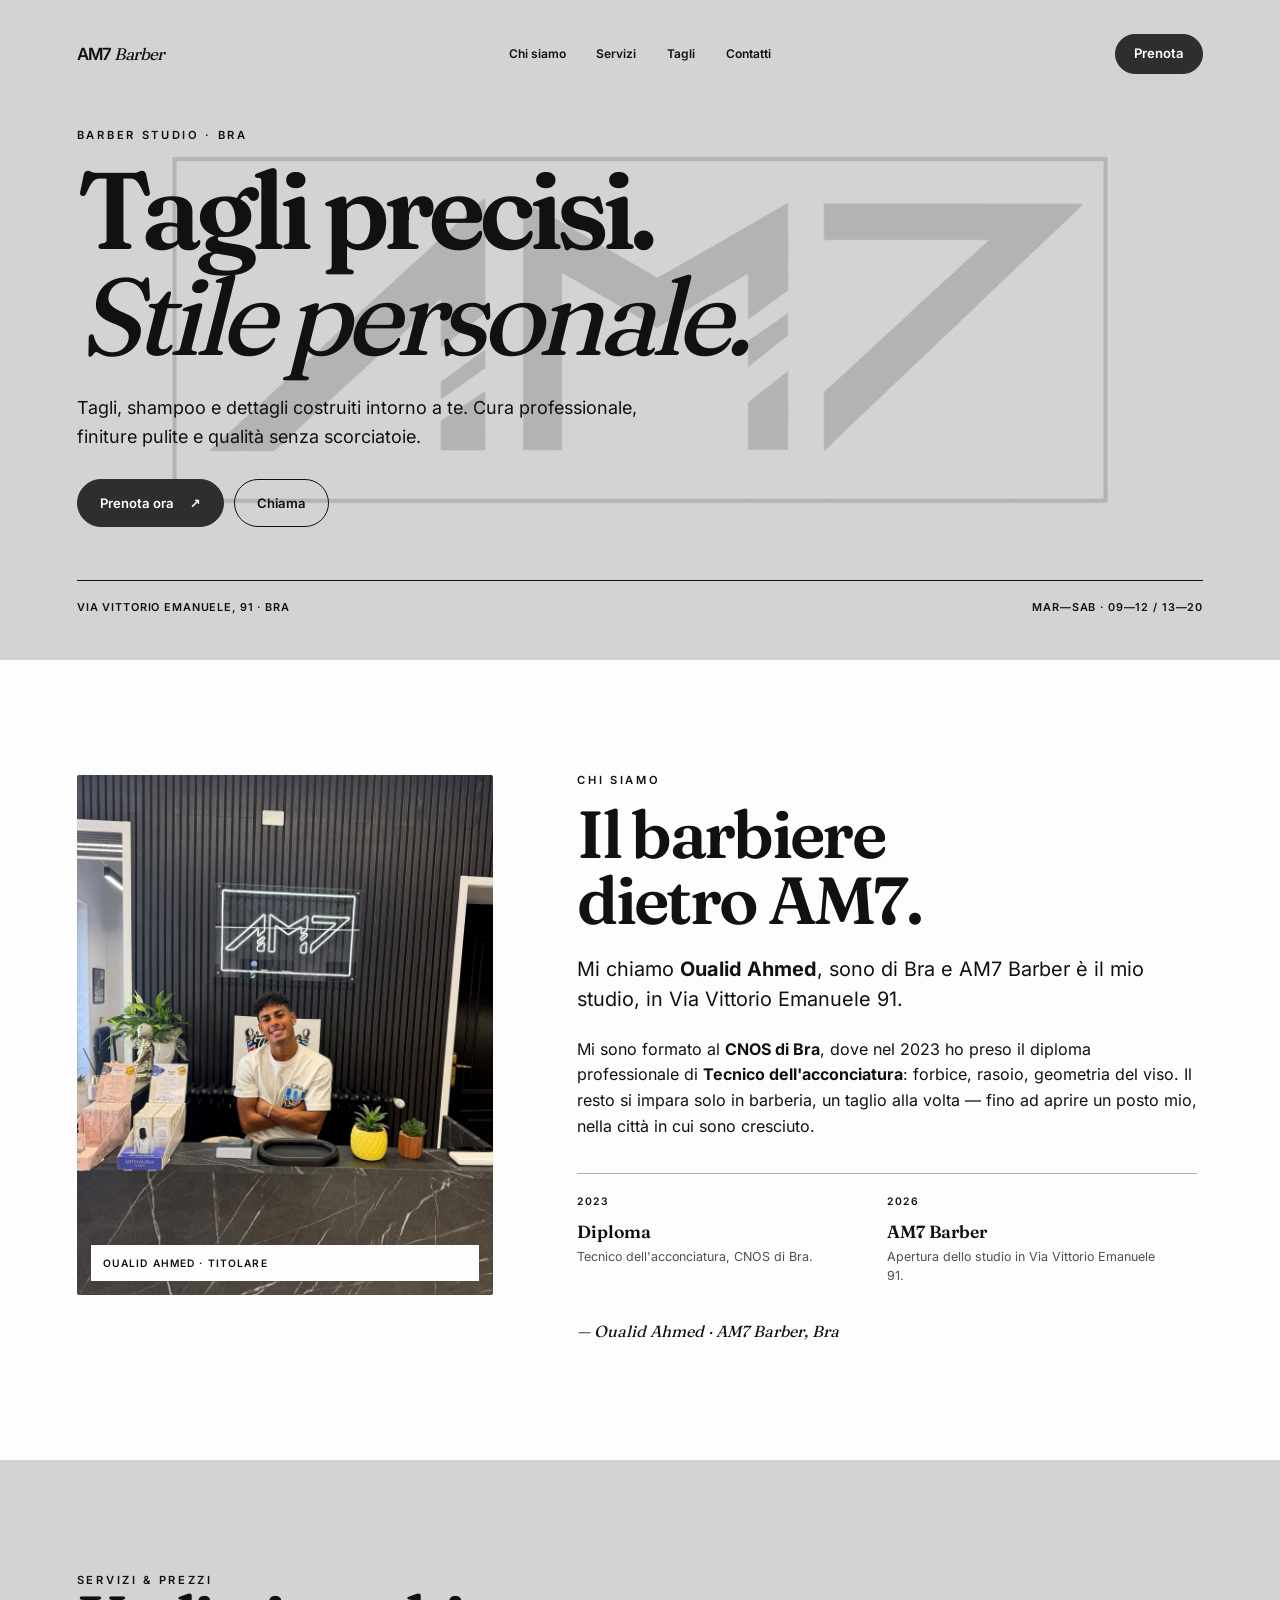
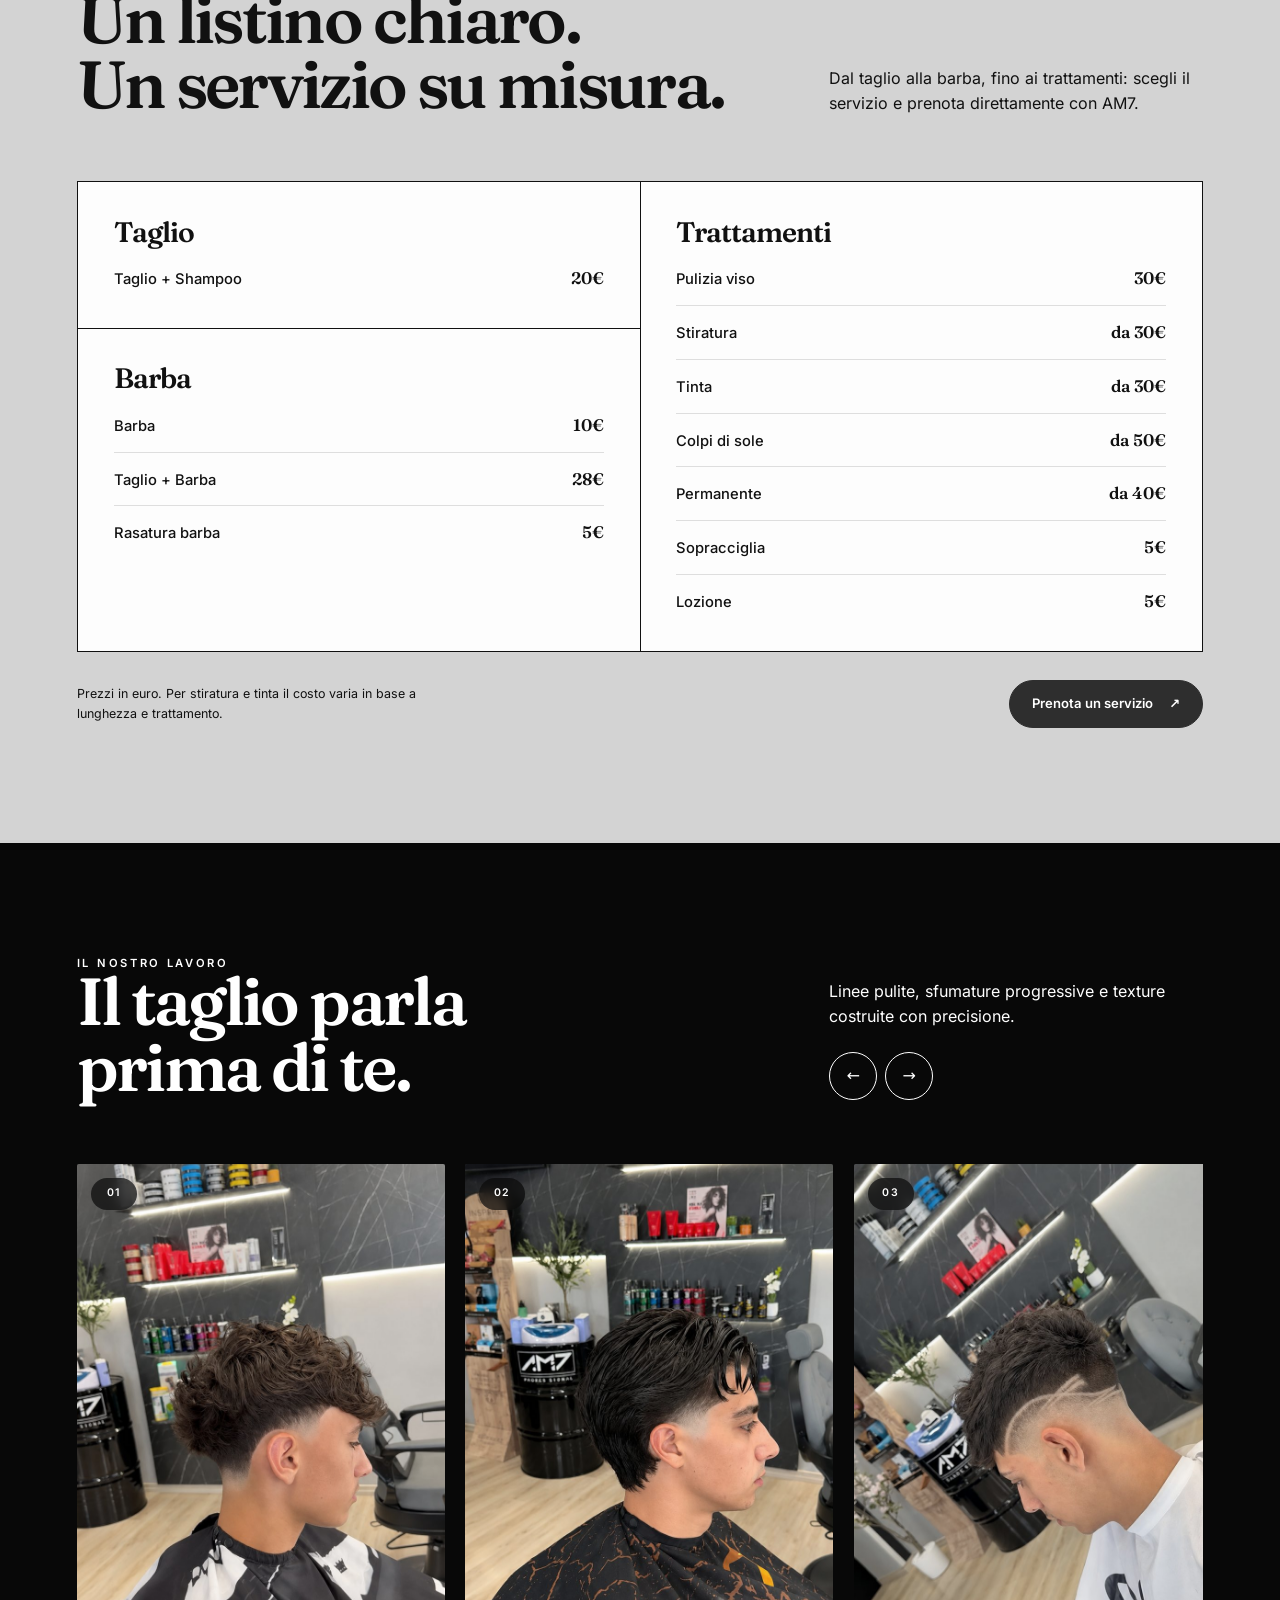
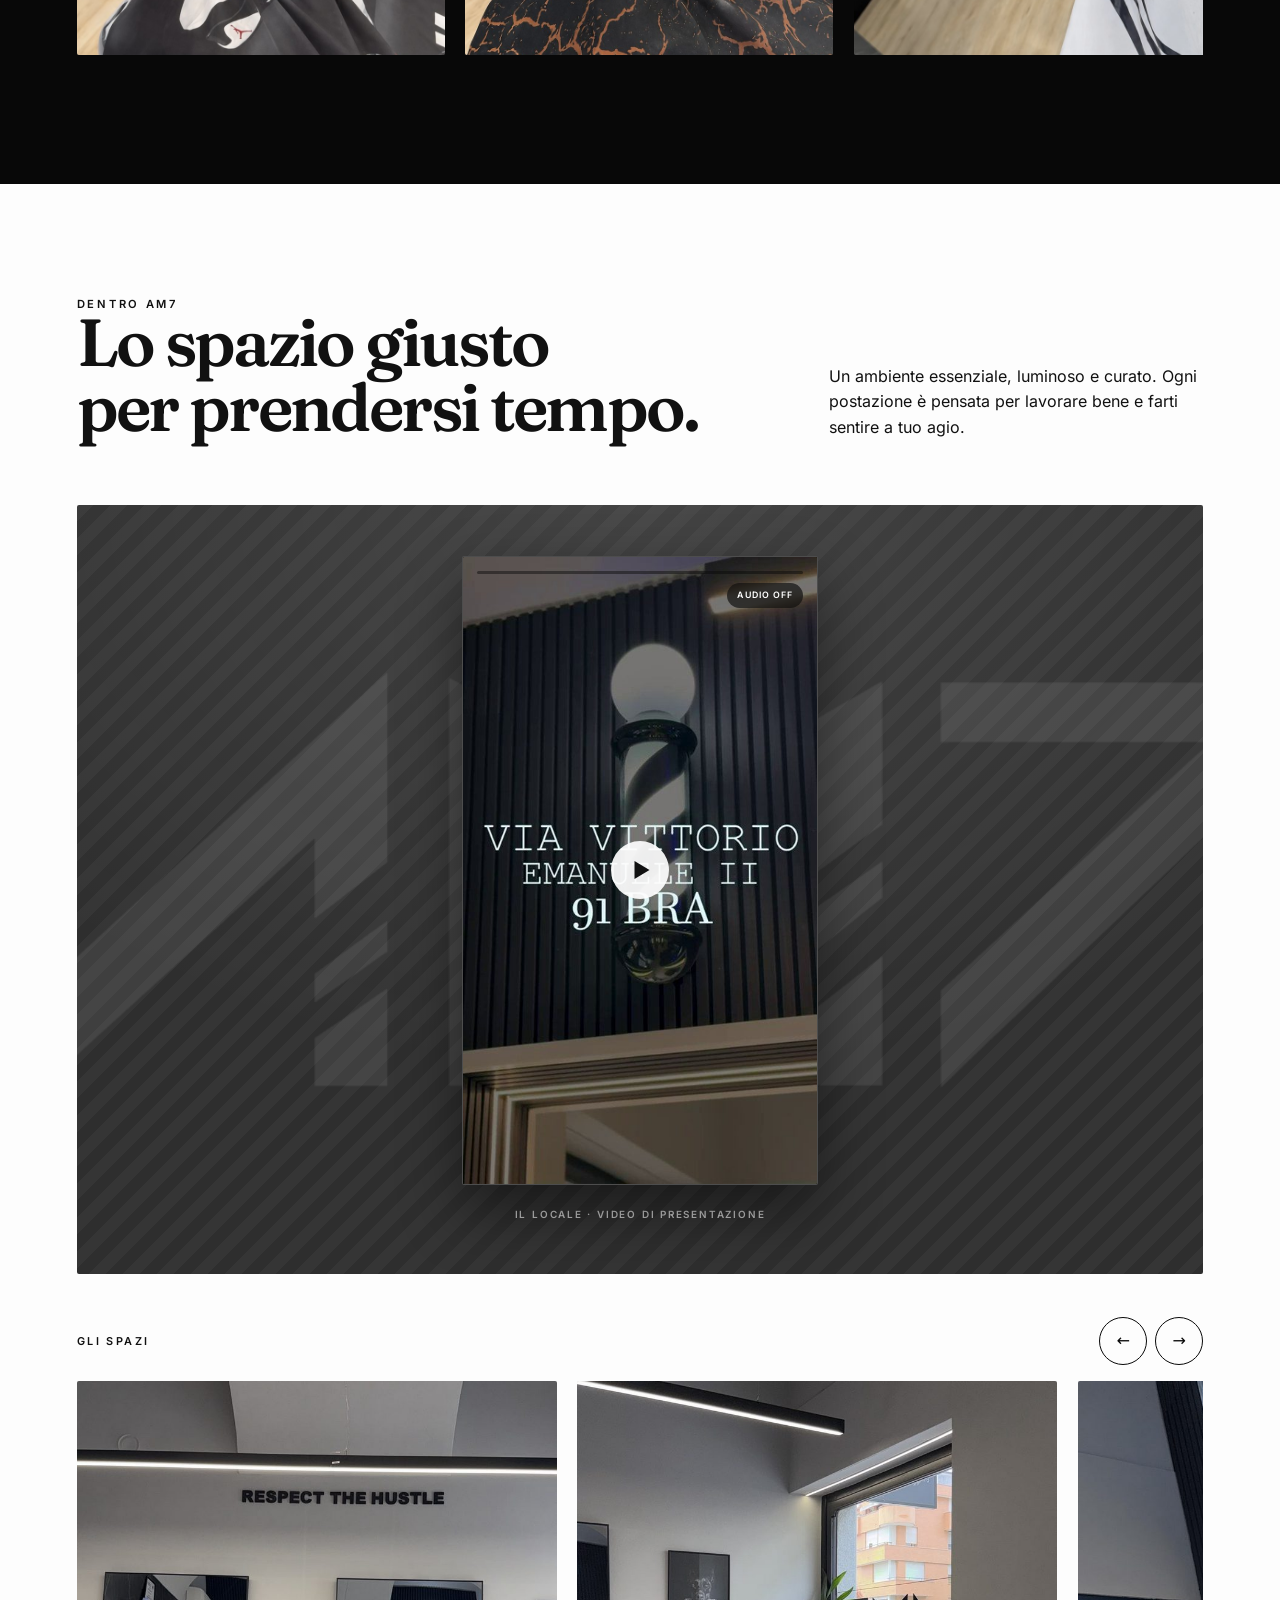
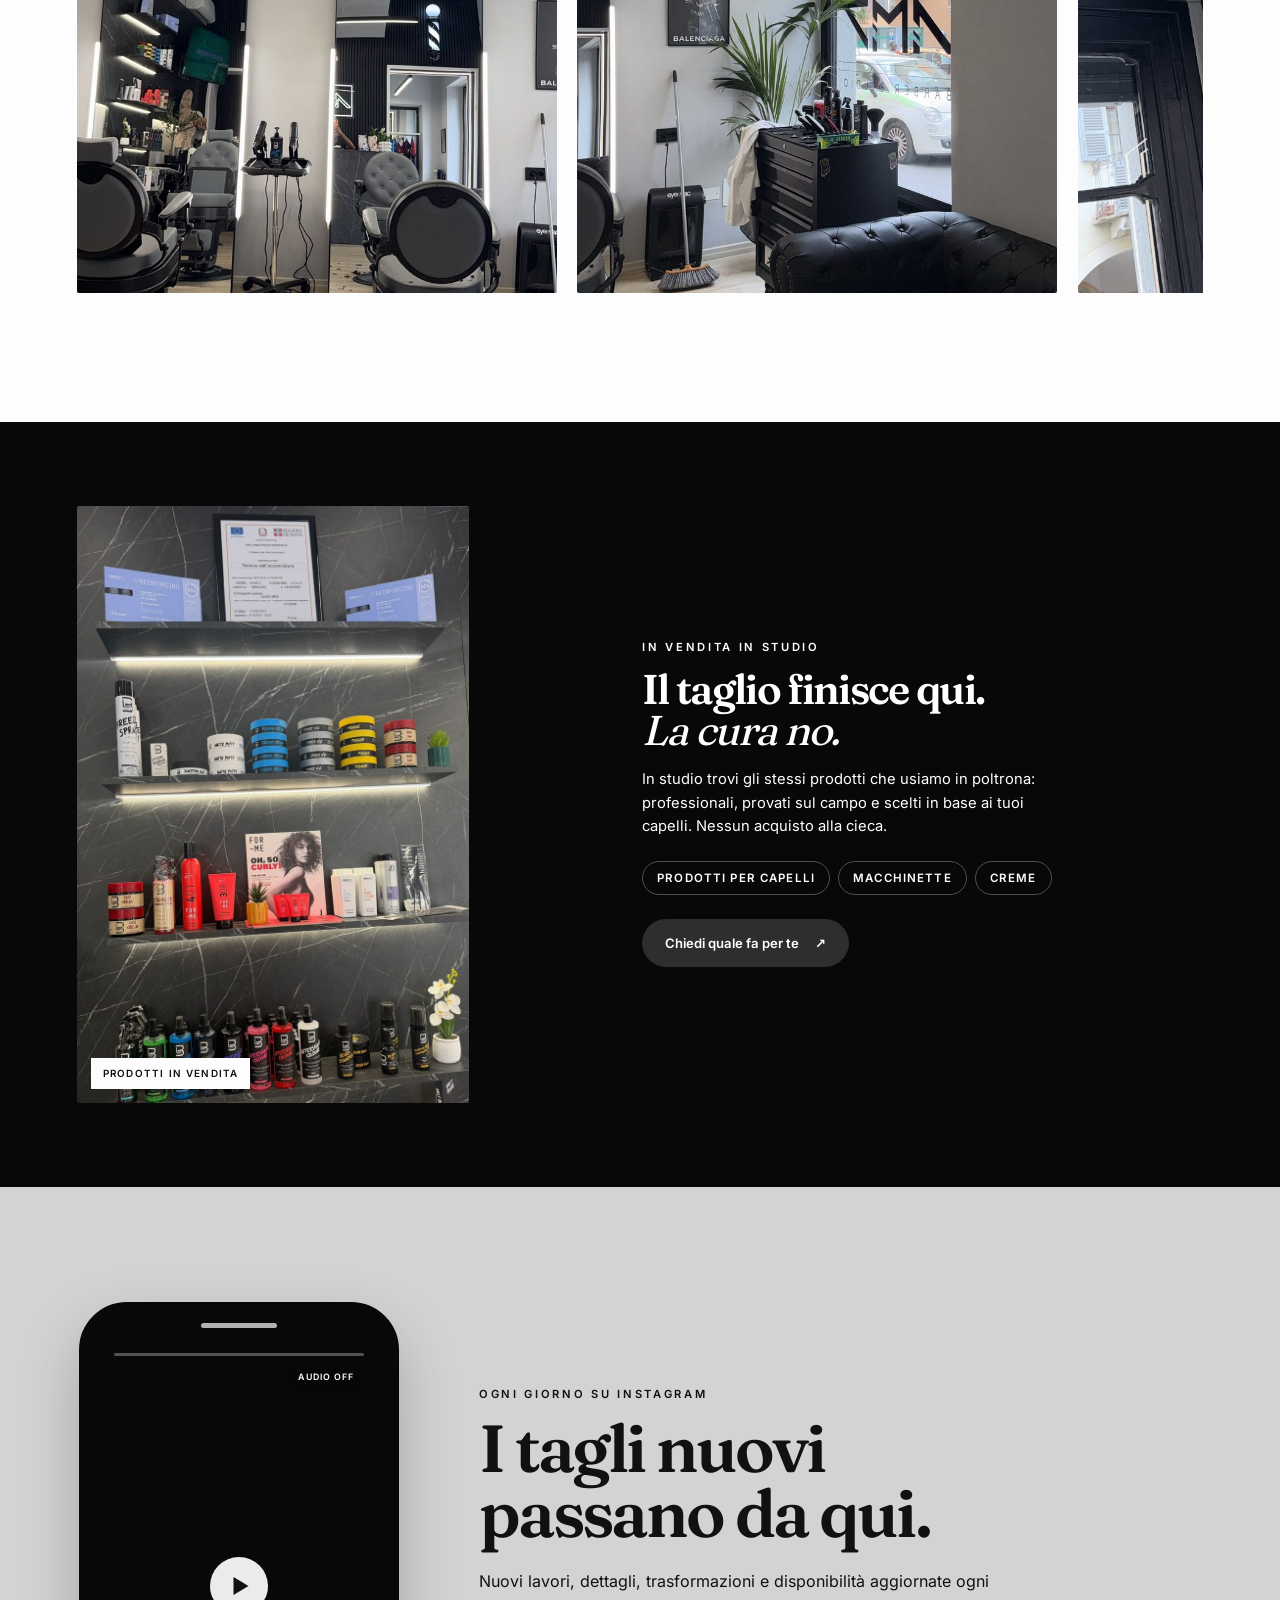
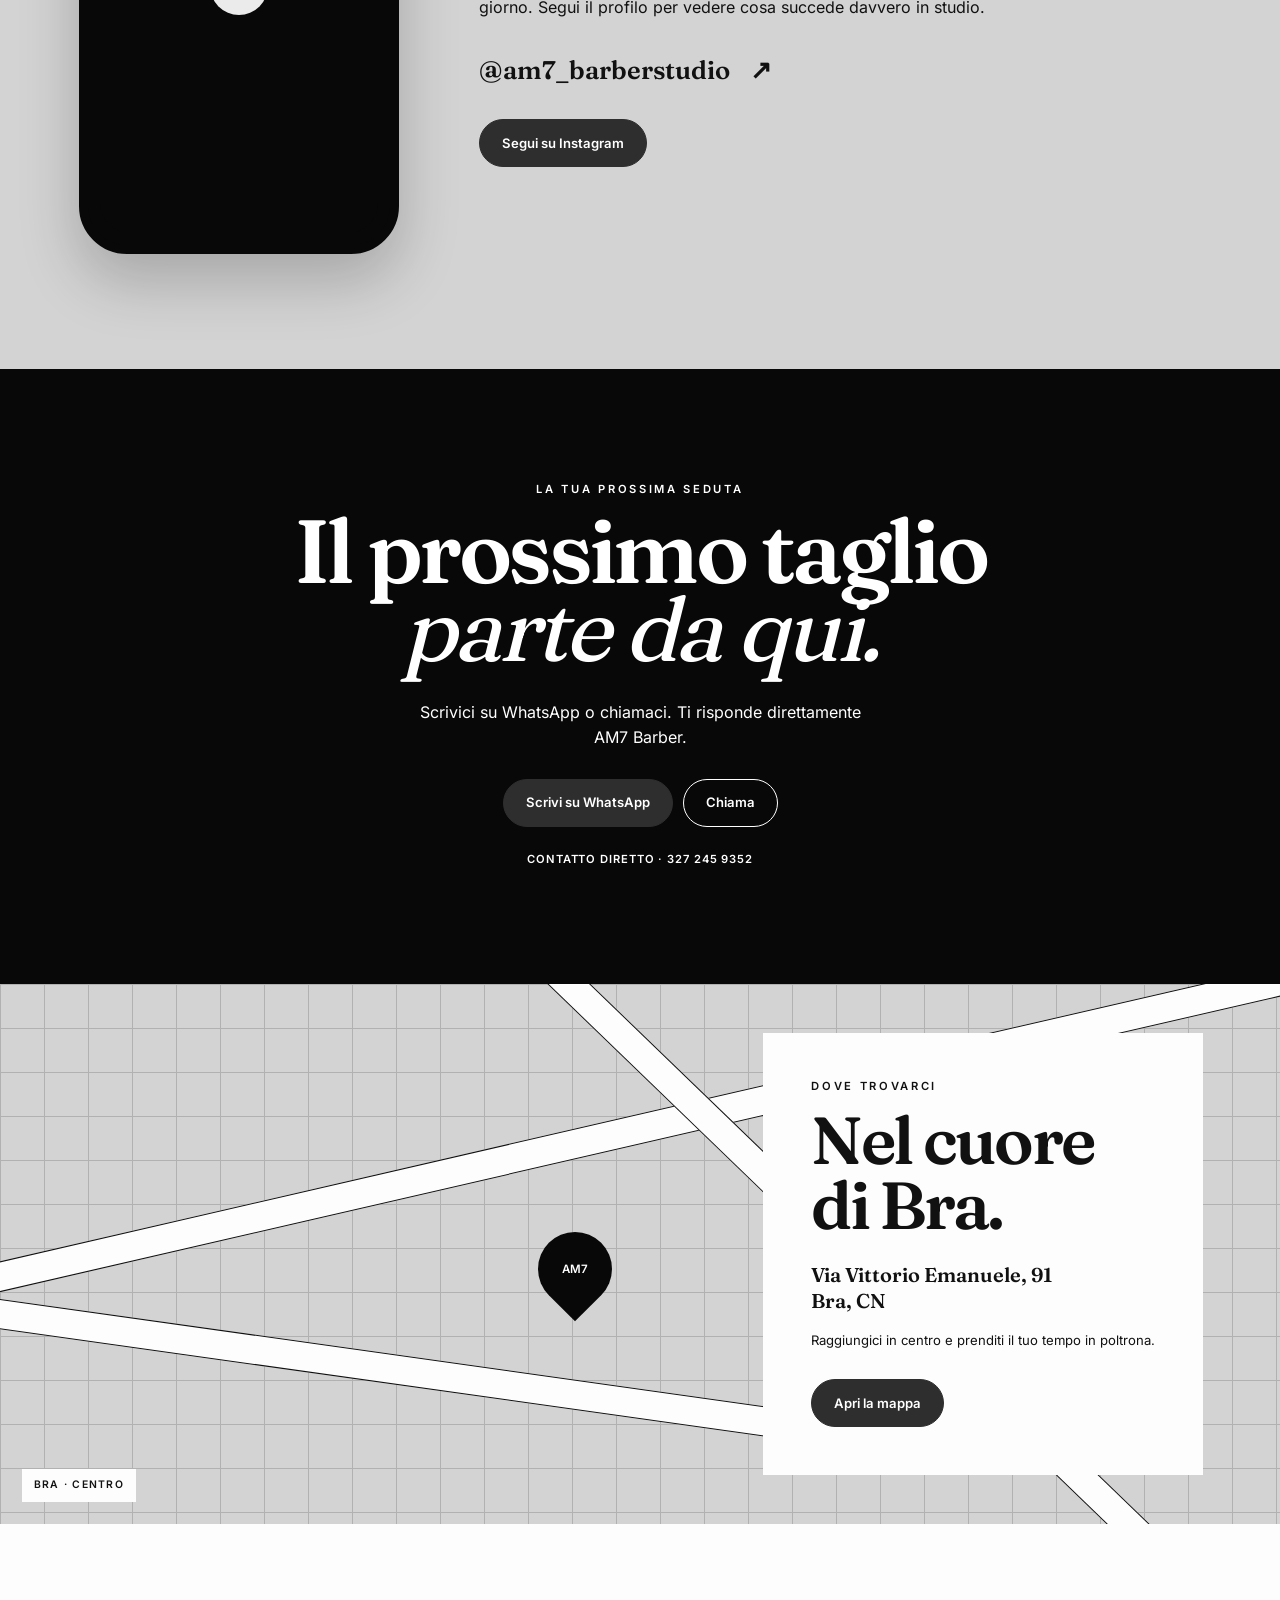
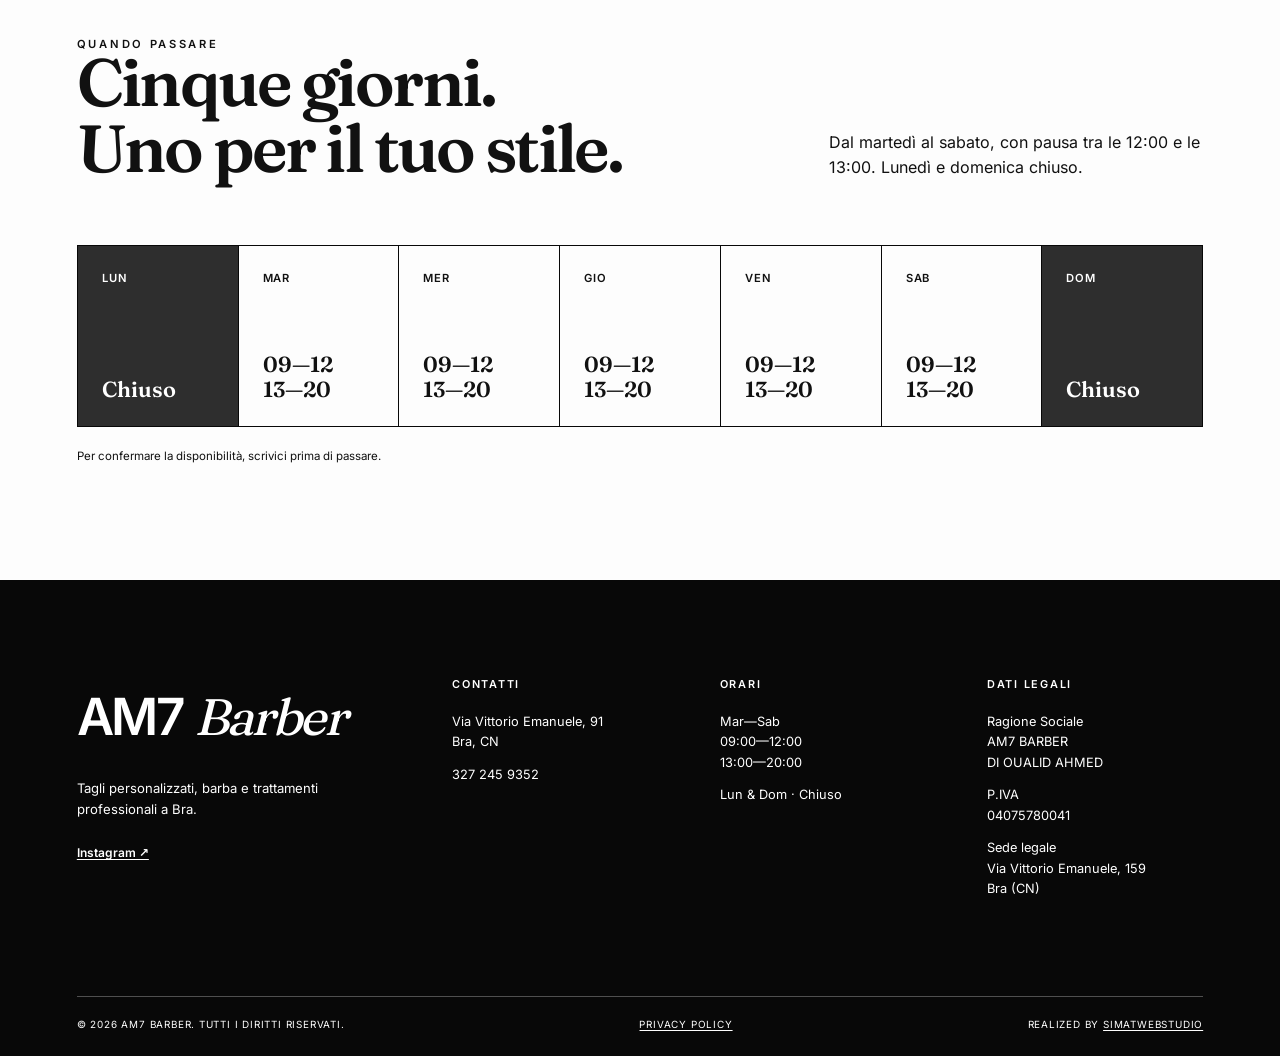
<file: index.html>
<!DOCTYPE html>
<html lang="it">
<head>
  <meta charset="UTF-8">
  <meta name="viewport" content="width=device-width, initial-scale=1.0">
  <meta name="description" content="AM7 Barber a Bra: tagli personalizzati, barba, shampoo e trattamenti professionali in Via Vittorio Emanuele 91.">
  <meta name="theme-color" content="#080808">
  <title>AM7 Barber · Barberia a Bra</title>

  <!-- Indicizzazione e URL canonico -->
  <meta name="robots" content="index, follow, max-image-preview:large">
  <link rel="canonical" href="https://am7barberstudio.it/">

  <!-- Open Graph -->
  <meta property="og:type" content="website">
  <meta property="og:locale" content="it_IT">
  <meta property="og:site_name" content="AM7 Barber">
  <meta property="og:title" content="AM7 Barber · Barberia a Bra">
  <meta property="og:description" content="Tagli, barba, shampoo e trattamenti professionali a Bra, in Via Vittorio Emanuele 91. Prenota su WhatsApp o al 327 245 9352.">
  <meta property="og:url" content="https://am7barberstudio.it/">
  <meta property="og:image" content="https://am7barberstudio.it/assets/social-cover.jpg">
  <meta property="og:image:width" content="1200">
  <meta property="og:image:height" content="630">
  <meta property="og:image:alt" content="Marchio AM7 Barber">

  <!-- Twitter card -->
  <meta name="twitter:card" content="summary_large_image">
  <meta name="twitter:title" content="AM7 Barber · Barberia a Bra">
  <meta name="twitter:description" content="Tagli, barba, shampoo e trattamenti professionali a Bra, in Via Vittorio Emanuele 91. Prenota su WhatsApp o al 327 245 9352.">
  <meta name="twitter:image" content="https://am7barberstudio.it/assets/social-cover.jpg">
  <meta name="twitter:image:alt" content="Marchio AM7 Barber">

  <!-- Icone e manifest -->
  <link rel="icon" href="favicon.ico" sizes="any">
  <link rel="icon" type="image/png" href="assets/icons/favicon-48.png" sizes="48x48">
  <link rel="icon" type="image/png" href="assets/icons/favicon-32.png" sizes="32x32">
  <link rel="icon" type="image/png" href="assets/icons/favicon-16.png" sizes="16x16">
  <link rel="apple-touch-icon" href="assets/icons/apple-touch-icon.png" sizes="180x180">
  <link rel="manifest" href="manifest.json">

  <link rel="preload" href="assets/fonts/inter-latin.woff2" as="font" type="font/woff2" crossorigin>
  <link rel="preload" href="assets/fonts/fraunces-latin.woff2" as="font" type="font/woff2" crossorigin>
  <link rel="stylesheet" href="styles.css">
  <script src="script.js" defer></script>

  <script type="application/ld+json">
  {
    "@context": "https://schema.org",
    "@graph": [
      {
        "@type": "WebSite",
        "@id": "https://am7barberstudio.it/#website",
        "url": "https://am7barberstudio.it/",
        "name": "AM7 Barber",
        "inLanguage": "it-IT",
        "publisher": { "@id": "https://am7barberstudio.it/#business" }
      },
      {
        "@type": "HairSalon",
        "@id": "https://am7barberstudio.it/#business",
        "name": "AM7 Barber",
        "legalName": "AM7 BARBER DI OUALID AHMED",
        "vatID": "04075780041",
        "url": "https://am7barberstudio.it/",
        "description": "Barberia a Bra: tagli personalizzati, barba, shampoo e trattamenti professionali in Via Vittorio Emanuele 91.",
        "image": "https://am7barberstudio.it/assets/12-gallery-1787773040120-gallery1.jpg",
        "logo": "https://am7barberstudio.it/assets/icons/icon-512.png",
        "telephone": "+39 327 245 9352",
        "founder": { "@type": "Person", "name": "Oualid Ahmed" },
        "address": {
          "@type": "PostalAddress",
          "streetAddress": "Via Vittorio Emanuele, 91",
          "addressLocality": "Bra",
          "addressRegion": "CN",
          "postalCode": "12042",
          "addressCountry": "IT"
        },
        "areaServed": { "@type": "City", "name": "Bra" },
        "hasMap": "https://maps.app.goo.gl/hkakDoScmhcbtXvq9",
        "sameAs": ["https://www.instagram.com/am7_barberstudio/"],
        "openingHoursSpecification": [
          {
            "@type": "OpeningHoursSpecification",
            "dayOfWeek": ["Tuesday", "Wednesday", "Thursday", "Friday", "Saturday"],
            "opens": "09:00",
            "closes": "12:00"
          },
          {
            "@type": "OpeningHoursSpecification",
            "dayOfWeek": ["Tuesday", "Wednesday", "Thursday", "Friday", "Saturday"],
            "opens": "13:00",
            "closes": "20:00"
          }
        ],
        "hasOfferCatalog": {
          "@type": "OfferCatalog",
          "name": "Servizi AM7 Barber",
          "itemListElement": [
            { "@type": "Offer", "itemOffered": { "@type": "Service", "name": "Taglio + Shampoo" }, "price": "20", "priceCurrency": "EUR" },
            { "@type": "Offer", "itemOffered": { "@type": "Service", "name": "Barba" }, "price": "10", "priceCurrency": "EUR" },
            { "@type": "Offer", "itemOffered": { "@type": "Service", "name": "Taglio + Barba" }, "price": "28", "priceCurrency": "EUR" },
            { "@type": "Offer", "itemOffered": { "@type": "Service", "name": "Rasatura barba" }, "price": "5", "priceCurrency": "EUR" },
            { "@type": "Offer", "itemOffered": { "@type": "Service", "name": "Pulizia viso" }, "price": "30", "priceCurrency": "EUR" },
            { "@type": "Offer", "itemOffered": { "@type": "Service", "name": "Stiratura" }, "priceSpecification": { "@type": "PriceSpecification", "minPrice": "30", "priceCurrency": "EUR" } },
            { "@type": "Offer", "itemOffered": { "@type": "Service", "name": "Tinta" }, "priceSpecification": { "@type": "PriceSpecification", "minPrice": "30", "priceCurrency": "EUR" } },
            { "@type": "Offer", "itemOffered": { "@type": "Service", "name": "Colpi di sole" }, "price": "50", "priceCurrency": "EUR" },
            { "@type": "Offer", "itemOffered": { "@type": "Service", "name": "Permanente" }, "price": "40", "priceCurrency": "EUR" },
            { "@type": "Offer", "itemOffered": { "@type": "Service", "name": "Sopracciglia" }, "price": "5", "priceCurrency": "EUR" },
            { "@type": "Offer", "itemOffered": { "@type": "Service", "name": "Lozione" }, "price": "5", "priceCurrency": "EUR" }
          ]
        }
      }
    ]
  }
  </script>
</head>
<body>
  <a class="skip-link" href="#main-content">Vai al contenuto</a>

  <main id="main-content">
    <section class="bb-hero-minimal-centered hero" id="top" aria-labelledby="hero-title">
      <nav class="hero__nav" aria-label="Navigazione principale">
        <a class="hero__brand" href="#top" aria-label="AM7 Barber, torna all'inizio">AM7 <span>Barber</span></a>
        <a class="btn btn--compact" href="https://wa.me/393272459352?text=Ciao%20AM7%20Barber%2C%20vorrei%20prenotare." target="_blank" rel="noopener">Prenota</a>
        <div class="hero__links">
          <a href="#studio">Chi siamo</a>
          <a href="#servizi">Servizi</a>
          <a href="#gallery">Tagli</a>
          <a href="#contatti">Contatti</a>
        </div>
      </nav>

      <div class="hero__content">
        <p class="eyebrow">Barber studio · Bra</p>
        <h1 id="hero-title">Tagli precisi.<br><em>Stile personale.</em></h1>
        <p class="hero__body">Tagli, shampoo e dettagli costruiti intorno a te. Cura professionale, finiture pulite e qualità senza scorciatoie.</p>
        <div class="actions">
          <a class="btn" href="https://wa.me/393272459352?text=Ciao%20AM7%20Barber%2C%20vorrei%20prenotare." target="_blank" rel="noopener">Prenota ora <span aria-hidden="true">↗</span></a>
          <a class="btn btn--ghost" href="tel:+393272459352">Chiama</a>
        </div>
      </div>

      <div class="hero__meta" aria-label="Informazioni rapide">
        <span>Via Vittorio Emanuele, 91 · Bra</span>
        <span>Mar—Sab · 09—12 / 13—20</span>
      </div>
    </section>

    <!--
      ============================================================
      SEZIONE "CHI SIAMO"
      ------------------------------------------------------------
      Formazione e diploma vengono dal certificato appeso in studio:
      "Tecnico dell'acconciatura", CNOS di Bra, 01/06/2023.
      Dallo stesso certificato NON sono stati riportati data di nascita
      completa, numero del certificato e codice di accreditamento
      regionale: dati personali che su una pagina pubblica non servono.
      Apertura dello studio: 2026, dato fornito dal titolare.
      ============================================================
    -->
    <section class="bw-about-craft section section--light" id="studio" aria-labelledby="about-title">
      <figure class="bw-about-craft__media media-frame">
        <img src="assets/Proprietario.jpeg" width="860" height="1147" alt="Oualid Ahmed, titolare di AM7 Barber, al bancone dello studio" loading="lazy" decoding="async">
        <figcaption>Oualid Ahmed · titolare</figcaption>
      </figure>

      <div class="bw-about-craft__copy">
        <p class="eyebrow">Chi siamo</p>
        <h2 id="about-title">Il barbiere<br>dietro AM7.</h2>
        <p class="about__lead">Mi chiamo <b>Oualid Ahmed</b>, sono di Bra e AM7 Barber è il mio studio, in Via Vittorio Emanuele 91.</p>
        <p>Mi sono formato al <b>CNOS di Bra</b>, dove nel 2023 ho preso il diploma professionale di <b>Tecnico dell'acconciatura</b>: forbice, rasoio, geometria del viso. Il resto si impara solo in barberia, un taglio alla volta — fino ad aprire un posto mio, nella città in cui sono cresciuto.</p>

        <ol class="about__timeline" aria-label="Le tappe di AM7 Barber">
          <li>
            <span class="about__year">2023</span>
            <strong>Diploma</strong>
            <p>Tecnico dell'acconciatura, CNOS di Bra.</p>
          </li>
          <li>
            <span class="about__year">2026</span>
            <strong>AM7 Barber</strong>
            <p>Apertura dello studio in Via Vittorio Emanuele 91.</p>
          </li>
        </ol>

        <p class="signature">— Oualid Ahmed · AM7 Barber, Bra</p>
      </div>
    </section>

    <section class="bb-services-icon-grid section section--grey" id="servizi" aria-labelledby="services-title">
      <header class="section__head">
        <div>
          <p class="eyebrow">Servizi &amp; prezzi</p>
          <h2 id="services-title">Un listino chiaro.<br>Un servizio su misura.</h2>
        </div>
        <p>Dal taglio alla barba, fino ai trattamenti: scegli il servizio e prenota direttamente con AM7.</p>
      </header>

      <div class="pricelist">
        <div class="pricelist__group pricelist__group--taglio">
          <h3>Taglio</h3>
          <dl>
            <div class="price-row"><dt>Taglio + Shampoo</dt><dd>20€</dd></div>
          </dl>
        </div>

        <div class="pricelist__group pricelist__group--barba">
          <h3>Barba</h3>
          <dl>
            <div class="price-row"><dt>Barba</dt><dd>10€</dd></div>
            <div class="price-row"><dt>Taglio + Barba</dt><dd>28€</dd></div>
            <div class="price-row"><dt>Rasatura barba</dt><dd>5€</dd></div>
          </dl>
        </div>

        <div class="pricelist__group pricelist__group--trattamenti">
          <h3>Trattamenti</h3>
          <dl>
            <div class="price-row"><dt>Pulizia viso</dt><dd>30€</dd></div>
            <div class="price-row"><dt>Stiratura</dt><dd>da 30€</dd></div>
            <div class="price-row"><dt>Tinta</dt><dd>da 30€</dd></div>
            <div class="price-row"><dt>Colpi di sole</dt><dd>da 50€</dd></div>
            <div class="price-row"><dt>Permanente</dt><dd>da 40€</dd></div>
            <div class="price-row"><dt>Sopracciglia</dt><dd>5€</dd></div>
            <div class="price-row"><dt>Lozione</dt><dd>5€</dd></div>
          </dl>
        </div>
      </div>

      <div class="pricelist__footer">
        <p>Prezzi in euro. Per stiratura e tinta il costo varia in base a lunghezza e trattamento.</p>
        <a class="btn" href="https://wa.me/393272459352?text=Ciao%20AM7%20Barber%2C%20vorrei%20prenotare." target="_blank" rel="noopener">Prenota un servizio <span aria-hidden="true">↗</span></a>
      </div>
    </section>

    <section class="bb-gallery-carousel section section--dark" id="gallery" aria-labelledby="gallery-title" data-carousel>
      <header class="section__head">
        <div>
          <p class="eyebrow">Il nostro lavoro</p>
          <h2 id="gallery-title">Il taglio parla<br>prima di te.</h2>
        </div>
        <div class="gallery__intro">
          <p>Linee pulite, sfumature progressive e texture costruite con precisione.</p>
          <div class="gallery__controls" aria-label="Controlli galleria">
            <button type="button" data-prev aria-label="Taglio precedente">←</button>
            <button type="button" data-next aria-label="Taglio successivo">→</button>
          </div>
        </div>
      </header>

      <div class="gallery__viewport">
        <div class="gallery__track" tabindex="0" role="group" aria-label="Galleria tagli AM7 Barber">
          <article class="gallery-card">
            <img src="assets/Taglio1.jpg" width="800" height="1421" alt="Taglio corto con frangia netta e sfumatura laterale realizzato da AM7 Barber" loading="lazy" decoding="async">
            <span class="gallery-card__number" aria-hidden="true">01</span>
          </article>
          <article class="gallery-card">
            <img src="assets/Taglio2.jpg" width="800" height="1421" alt="Taglio mosso con volume sulla sommità e sfumatura bassa realizzato da AM7 Barber" loading="lazy" decoding="async">
            <span class="gallery-card__number" aria-hidden="true">02</span>
          </article>
          <article class="gallery-card">
            <img src="assets/Taglio3.jpg" width="800" height="1421" alt="Taglio riccio con frangia e sfumatura bassa realizzato da AM7 Barber" loading="lazy" decoding="async">
            <span class="gallery-card__number" aria-hidden="true">03</span>
          </article>
          <article class="gallery-card">
            <img src="assets/Taglio4.jpg" width="800" height="1066" alt="Taglio riccio corto con sfumatura media realizzato da AM7 Barber" loading="lazy" decoding="async">
            <span class="gallery-card__number" aria-hidden="true">04</span>
          </article>
          <article class="gallery-card">
            <img src="assets/Taglio5.jpg" width="800" height="1066" alt="Taglio lungo mosso con sfumatura leggera realizzato da AM7 Barber" loading="lazy" decoding="async">
            <span class="gallery-card__number" aria-hidden="true">05</span>
          </article>
          <article class="gallery-card">
            <img src="assets/Taglio6.jpg" width="800" height="1307" alt="Taglio con riga disegnata a rasoio e sfumatura alta realizzato da AM7 Barber" loading="lazy" decoding="async">
            <span class="gallery-card__number" aria-hidden="true">06</span>
          </article>
        </div>
      </div>
    </section>

    <section class="bb-shop-feature-hotspots section section--light" id="locale" aria-labelledby="shop-title">
      <header class="section__head">
        <div>
          <p class="eyebrow">Dentro AM7</p>
          <h2 id="shop-title">Lo spazio giusto<br>per prendersi tempo.</h2>
        </div>
        <p>Un ambiente essenziale, luminoso e curato. Ogni postazione è pensata per lavorare bene e farti sentire a tuo agio.</p>
      </header>

      <!-- Video di presentazione del locale: file verticale 9:16, montato
           al centro di una ribalta scura che ne incornicia i lati.
           Niente controlli nativi: parte da solo e muto quando la cornice
           entra in viewport (script.js, initShopVideo), l'audio e la pausa
           restano sui due tasti sovrapposti. -->
      <figure class="shop__video-stage">
        <div class="shop__video media-frame" data-shopvideo>
          <video
            class="shop__video-media"
            data-shopvideo-media
            src="assets/VideoPresentazione.mp4"
            poster="assets/VideoPresentazione-poster.jpg"
            width="480"
            height="848"
            muted
            playsinline
            webkit-playsinline
            preload="metadata"
            aria-label="Video di presentazione dello studio AM7 Barber"></video>
          <span class="shop__video-progress" aria-hidden="true"><i data-shopvideo-bar></i></span>
          <button class="shop__video-sound" type="button" data-shopvideo-sound aria-pressed="false">
            <span class="shop__video-sound-icon" aria-hidden="true"></span>
            <span class="sr-only">Attiva audio del video</span>
          </button>
          <button class="shop__video-toggle" type="button" data-shopvideo-toggle>
            <span class="shop__video-toggle-icon" aria-hidden="true"></span>
            <span class="sr-only" data-shopvideo-toggle-label>Riproduci il video</span>
          </button>
        </div>
        <figcaption class="shop__video-caption">Il locale · video di presentazione</figcaption>
      </figure>

      <div class="shop__slider" data-carousel>
        <div class="shop__slider-head">
          <p class="shop__slider-label">Gli spazi</p>
          <div class="gallery__controls gallery__controls--light" aria-label="Controlli immagini del locale">
            <button type="button" data-prev aria-label="Immagine precedente">&larr;</button>
            <button type="button" data-next aria-label="Immagine successiva">&rarr;</button>
          </div>
        </div>

        <div class="shop__viewport">
          <div class="shop__track" data-track tabindex="0" role="group" aria-label="Immagini del locale AM7 Barber">
            <figure class="shop-card media-frame">
              <img src="assets/12-gallery-1787773040120-gallery1.jpg" width="788" height="1400" alt="Postazioni e poltrone all'interno di AM7 Barber" loading="lazy" decoding="async">
            </figure>
            <figure class="shop-card media-frame">
              <img src="assets/13-gallery-1787773043901-gallery2.jpg" width="788" height="1400" alt="Zona attesa e vetrina di AM7 Barber" loading="lazy" decoding="async">
            </figure>
            <figure class="shop-card media-frame">
              <img src="assets/14-gallery-1787773047858-gallery3.jpg" width="788" height="1400" alt="Specchio illuminato e dettaglio degli arredi di AM7 Barber" loading="lazy" decoding="async">
            </figure>
          </div>
        </div>
      </div>
    </section>

    <section class="bb-products-promo section section--dark" id="prodotti" aria-labelledby="products-title">
      <figure class="products__media media-frame">
        <img src="assets/Prodotti.jpeg" width="800" height="1220" alt="Espositore con i prodotti per capelli e per la barba in vendita da AM7 Barber" loading="lazy" decoding="async">
        <figcaption>Prodotti in vendita</figcaption>
      </figure>

      <div class="products__copy">
        <p class="eyebrow">In vendita in studio</p>
        <h2 id="products-title">Il taglio finisce qui.<br><em>La cura no.</em></h2>
        <p>In studio trovi gli stessi prodotti che usiamo in poltrona: professionali, provati sul campo e scelti in base ai tuoi capelli. Nessun acquisto alla cieca.</p>
        <ul class="products__list">
          <li>Prodotti per capelli</li>
          <li>Macchinette</li>
          <li>Creme</li>
        </ul>
        <div class="actions">
          <a class="btn" href="https://wa.me/393272459352?text=Ciao%20AM7%20Barber%2C%20vorrei%20informazioni%20sui%20prodotti%20in%20vendita." target="_blank" rel="noopener">Chiedi quale fa per te <span aria-hidden="true">↗</span></a>
        </div>
      </div>
    </section>

    <section class="bb-social-phone-mockup section section--grey" id="social" aria-labelledby="social-title" data-reel>
      <div class="bb-social-phone-mockup__phone">
        <span class="phone__speaker" aria-hidden="true"></span>
        <div class="phone__screen">
          <div class="reel" data-reel-stage>
            <div class="reel__slide reel__slide--video">
              <video
                data-reel-video
                src="assets/VideoTelefono.mp4"
                muted
                playsinline
                webkit-playsinline
                preload="metadata"
                aria-label="Video di un taglio realizzato in studio da AM7 Barber"></video>
              <span class="reel__progress" aria-hidden="true"><i data-reel-bar></i></span>
              <button class="reel__sound" type="button" data-reel-sound aria-pressed="false">
                <span class="reel__sound-icon" aria-hidden="true"></span>
                <span class="sr-only">Attiva audio del video</span>
              </button>
              <button class="reel__toggle" type="button" data-reel-toggle>
                <span class="reel__toggle-icon" aria-hidden="true"></span>
                <span class="sr-only" data-reel-toggle-label>Riproduci il video</span>
              </button>
            </div>
            <div class="reel__slide reel__slide--logo">
              <img src="assets/logo-mark.png" width="1178" height="435" alt="Logo AM7 Barber" loading="lazy" decoding="async">
              <span class="reel__handle">@am7_barberstudio</span>
              <button class="reel__replay" type="button" data-reel-replay>Rivedi il video</button>
            </div>
          </div>
        </div>
      </div>

      <div class="bb-social-phone-mockup__copy">
        <p class="eyebrow">Ogni giorno su Instagram</p>
        <h2 id="social-title">I tagli nuovi<br>passano da qui.</h2>
        <p>Nuovi lavori, dettagli, trasformazioni e disponibilità aggiornate ogni giorno. Segui il profilo per vedere cosa succede davvero in studio.</p>
        <a class="social__handle" href="https://www.instagram.com/am7_barberstudio/" target="_blank" rel="noopener" aria-label="Apri il profilo Instagram di AM7 Barber">@am7_barberstudio <span aria-hidden="true">↗</span></a>
        <div class="actions"><a class="btn" href="https://www.instagram.com/am7_barberstudio/" target="_blank" rel="noopener">Segui su Instagram</a></div>
      </div>
    </section>

    <section class="bb-booking-cta-band section section--dark booking" id="prenota" aria-labelledby="booking-title">
      <p class="eyebrow">La tua prossima seduta</p>
      <h2 id="booking-title">Il prossimo taglio<br><em>parte da qui.</em></h2>
      <p>Scrivici su WhatsApp o chiamaci. Ti risponde direttamente AM7 Barber.</p>
      <div class="actions actions--center">
        <a class="btn" href="https://wa.me/393272459352?text=Ciao%20AM7%20Barber%2C%20vorrei%20prenotare." target="_blank" rel="noopener">Scrivi su WhatsApp</a>
        <a class="btn btn--ghost" href="tel:+393272459352">Chiama</a>
      </div>
      <p class="booking__proof">Contatto diretto · 327 245 9352</p>
    </section>

    <section class="bb-location-card-overlay location" id="contatti" aria-labelledby="location-title">
      <a class="location__map" href="https://maps.app.goo.gl/hkakDoScmhcbtXvq9" target="_blank" rel="noopener" aria-label="Apri AM7 Barber su Google Maps">
        <span class="map__street map__street--one"></span>
        <span class="map__street map__street--two"></span>
        <span class="map__street map__street--three"></span>
        <span class="map__pin" aria-hidden="true"><span>AM7</span></span>
        <span class="map__label">Bra · centro</span>
      </a>
      <article class="location__card">
        <p class="eyebrow">Dove trovarci</p>
        <h2 id="location-title">Nel cuore<br>di Bra.</h2>
        <address>Via Vittorio Emanuele, 91<br>Bra, CN</address>
        <p>Raggiungici in centro e prenditi il tuo tempo in poltrona.</p>
        <div class="actions"><a class="btn" href="https://maps.app.goo.gl/hkakDoScmhcbtXvq9" target="_blank" rel="noopener">Apri la mappa</a></div>
      </article>
    </section>

    <section class="bb-hours-cards section section--light" id="orari" aria-labelledby="hours-title">
      <header class="section__head hours__head">
        <div>
          <p class="eyebrow">Quando passare</p>
          <h2 id="hours-title">Cinque giorni.<br>Uno per il tuo stile.</h2>
        </div>
        <p>Dal martedì al sabato, con pausa tra le 12:00 e le 13:00. Lunedì e domenica chiuso.</p>
      </header>
      <div class="bb-hours-cards__hour-cards">
        <article class="is-closed"><span>Lun</span><strong>Chiuso</strong></article>
        <article><span>Mar</span><strong>09—12<br>13—20</strong></article>
        <article><span>Mer</span><strong>09—12<br>13—20</strong></article>
        <article><span>Gio</span><strong>09—12<br>13—20</strong></article>
        <article><span>Ven</span><strong>09—12<br>13—20</strong></article>
        <article><span>Sab</span><strong>09—12<br>13—20</strong></article>
        <article class="is-closed"><span>Dom</span><strong>Chiuso</strong></article>
      </div>
      <p class="hours__note">Per confermare la disponibilità, scrivici prima di passare.</p>
    </section>
  </main>

  <footer class="fh-ft-cl" aria-label="Piè di pagina">
    <div class="fh-ft-cl__grid">
      <div class="fh-ft-cl__brand">
        <a href="#top">AM7 <span>Barber</span></a>
        <p>Tagli personalizzati, barba e trattamenti professionali a Bra.</p>
        <a class="footer__social" href="https://www.instagram.com/am7_barberstudio/" target="_blank" rel="noopener">Instagram ↗</a>
      </div>
      <div class="fh-ft-cl__col">
        <h3>Contatti</h3>
        <address>Via Vittorio Emanuele, 91<br>Bra, CN</address>
        <a href="tel:+393272459352">327 245 9352</a>
      </div>
      <div class="fh-ft-cl__col">
        <h3>Orari</h3>
        <p>Mar—Sab<br>09:00—12:00<br>13:00—20:00</p>
        <p>Lun &amp; Dom · Chiuso</p>
      </div>
      <div class="fh-ft-cl__col">
        <h3>Dati legali</h3>
        <p>Ragione Sociale<br>AM7 BARBER<br>DI OUALID AHMED</p>
        <p>P.IVA<br>04075780041</p>
        <p>Sede legale<br>Via Vittorio Emanuele, 159<br>Bra (CN)</p>
      </div>
    </div>
    <div class="fh-ft-cl__legal">
      <span>© <span data-year>2026</span> AM7 BARBER. Tutti i diritti riservati.</span>
      <a href="legal/privacy.html">Privacy Policy</a>
      <span>realized by <a href="https://www.instagram.com/simatwebstudio" target="_blank" rel="noopener noreferrer">Simatwebstudio</a></span>
    </div>
  </footer>
</body>
</html>
</file>
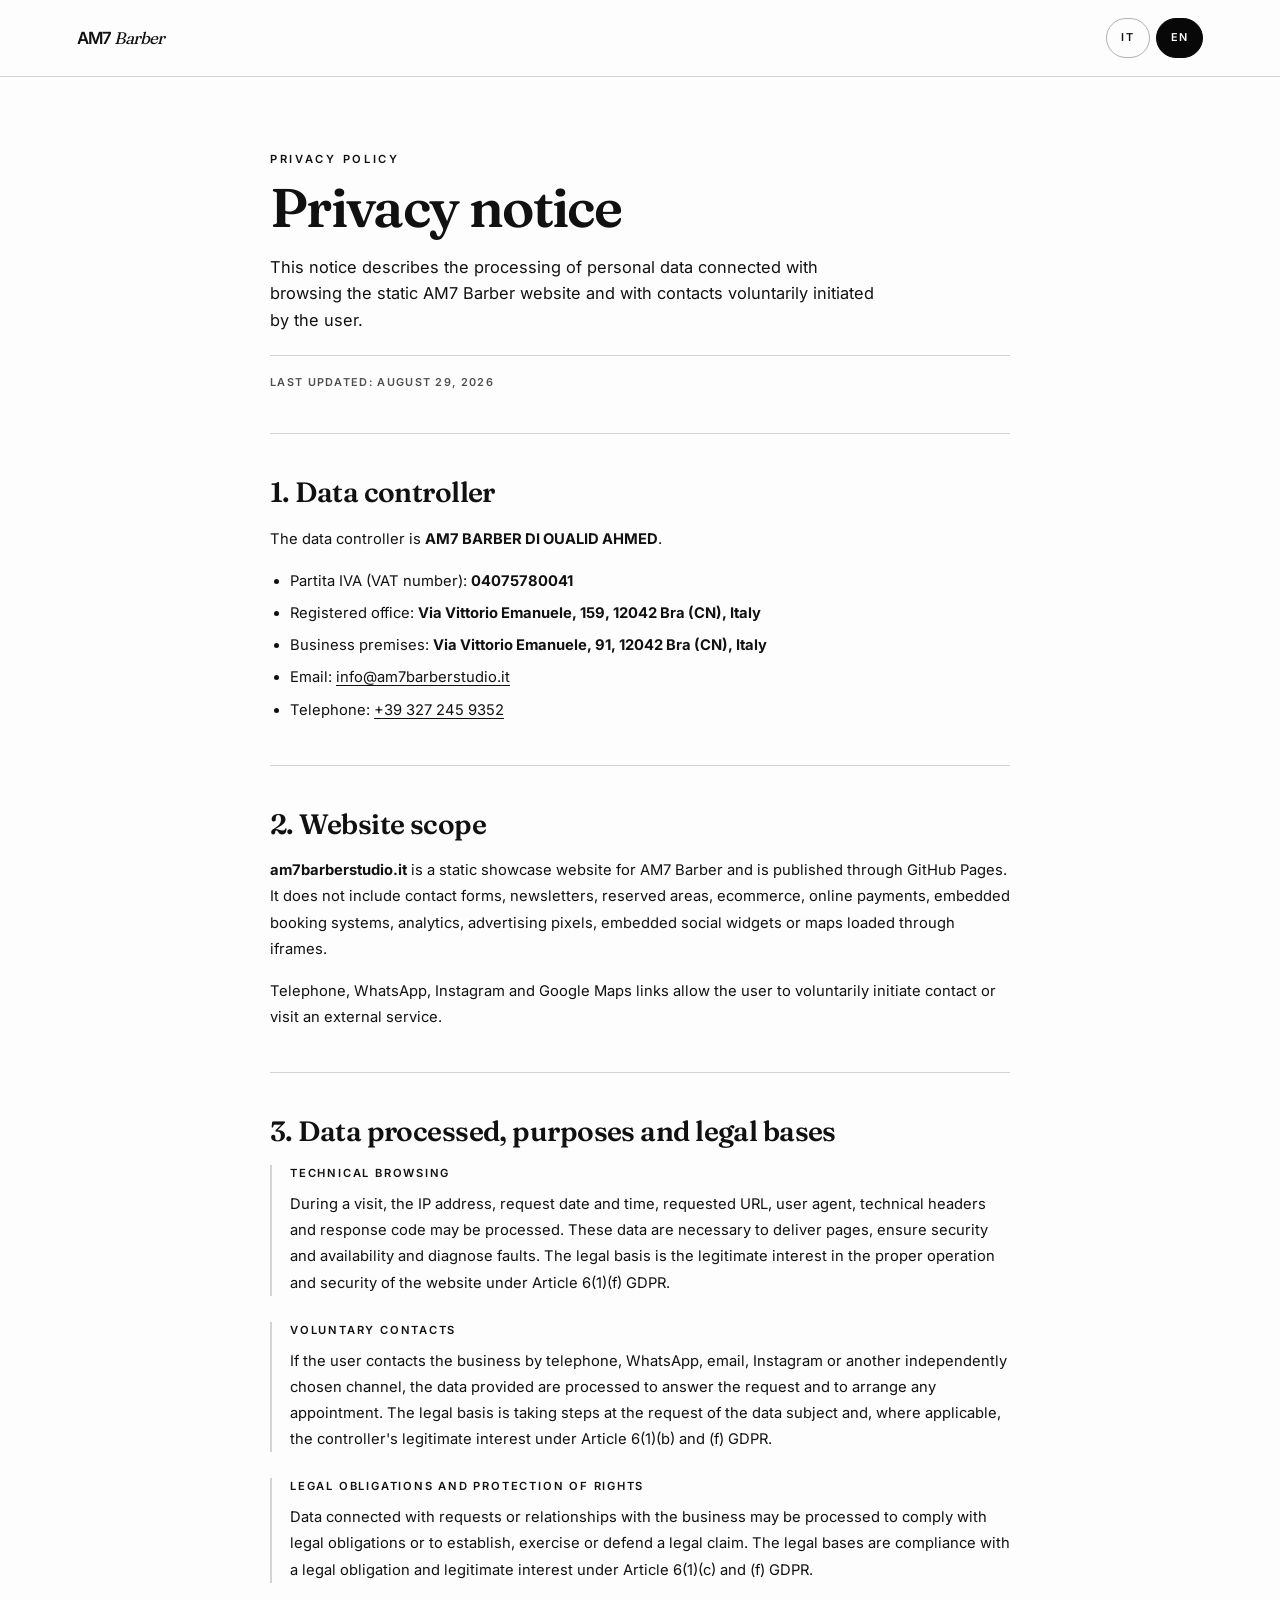
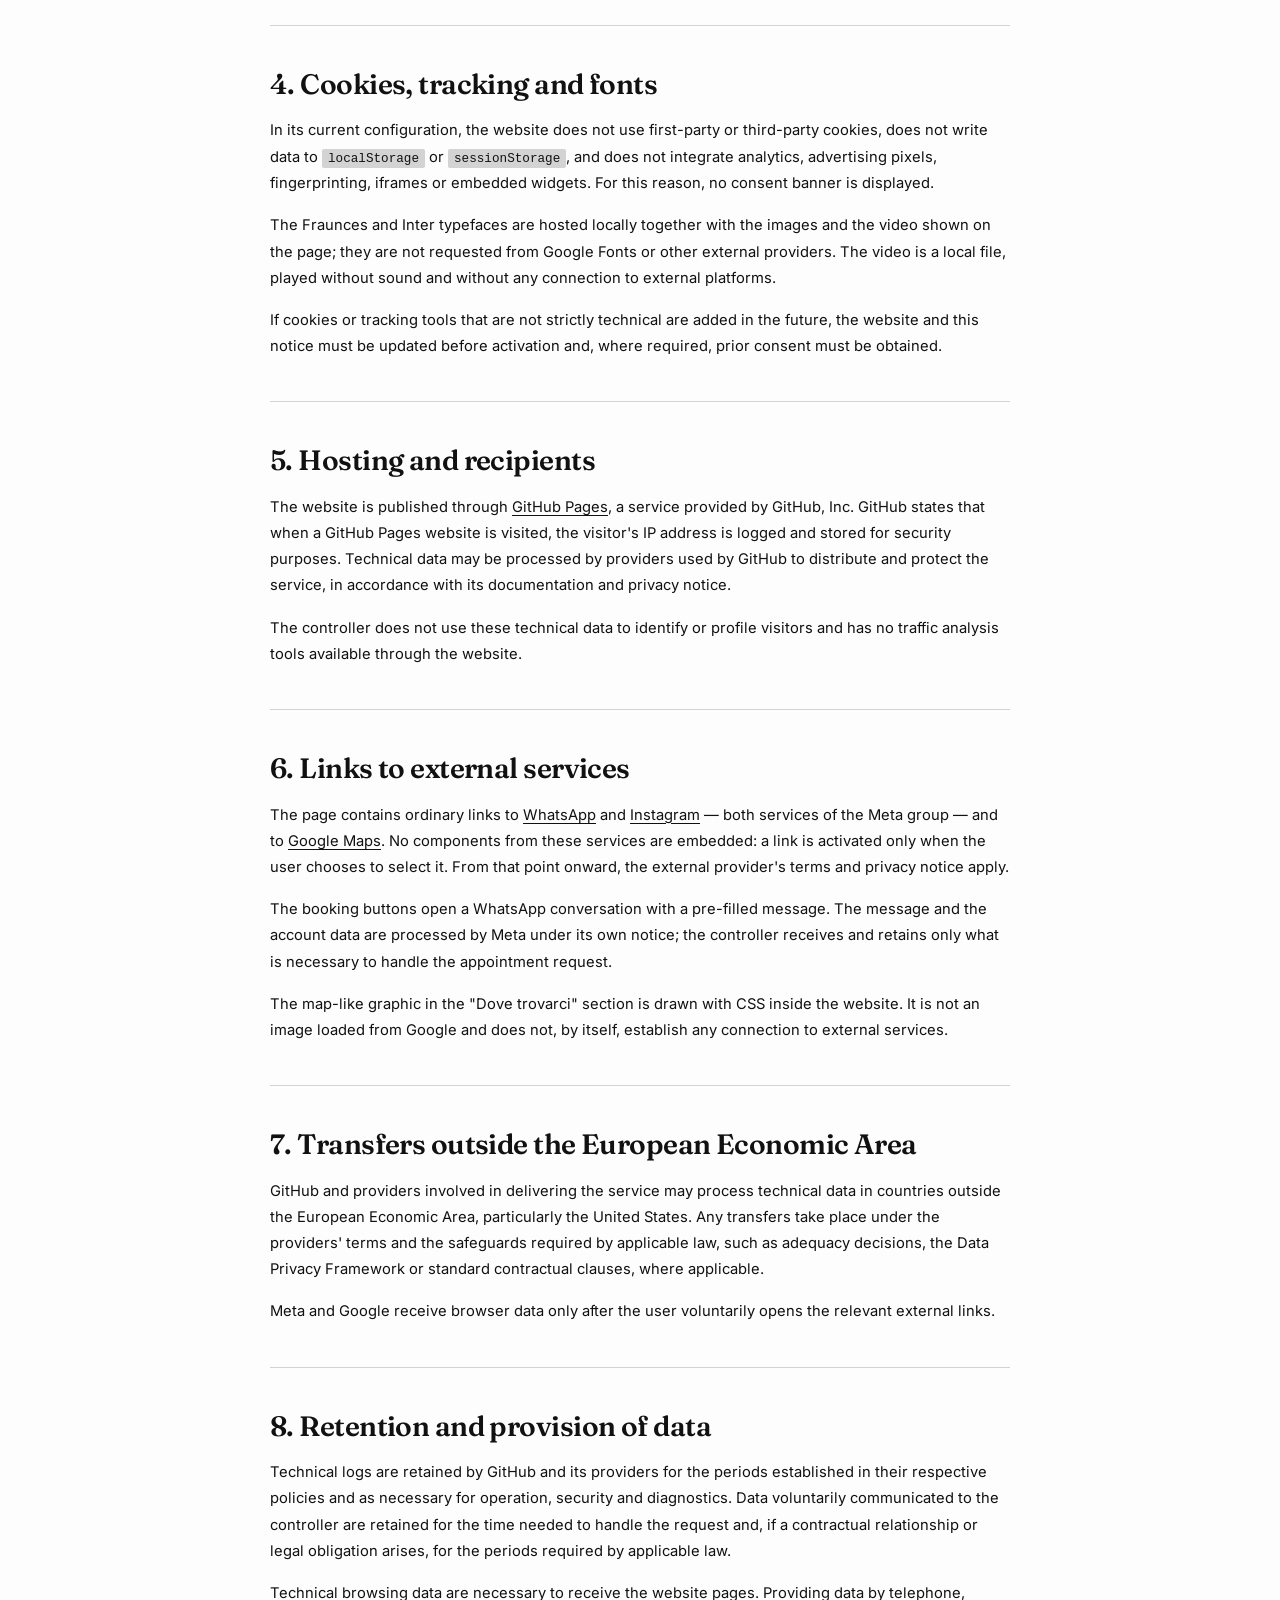
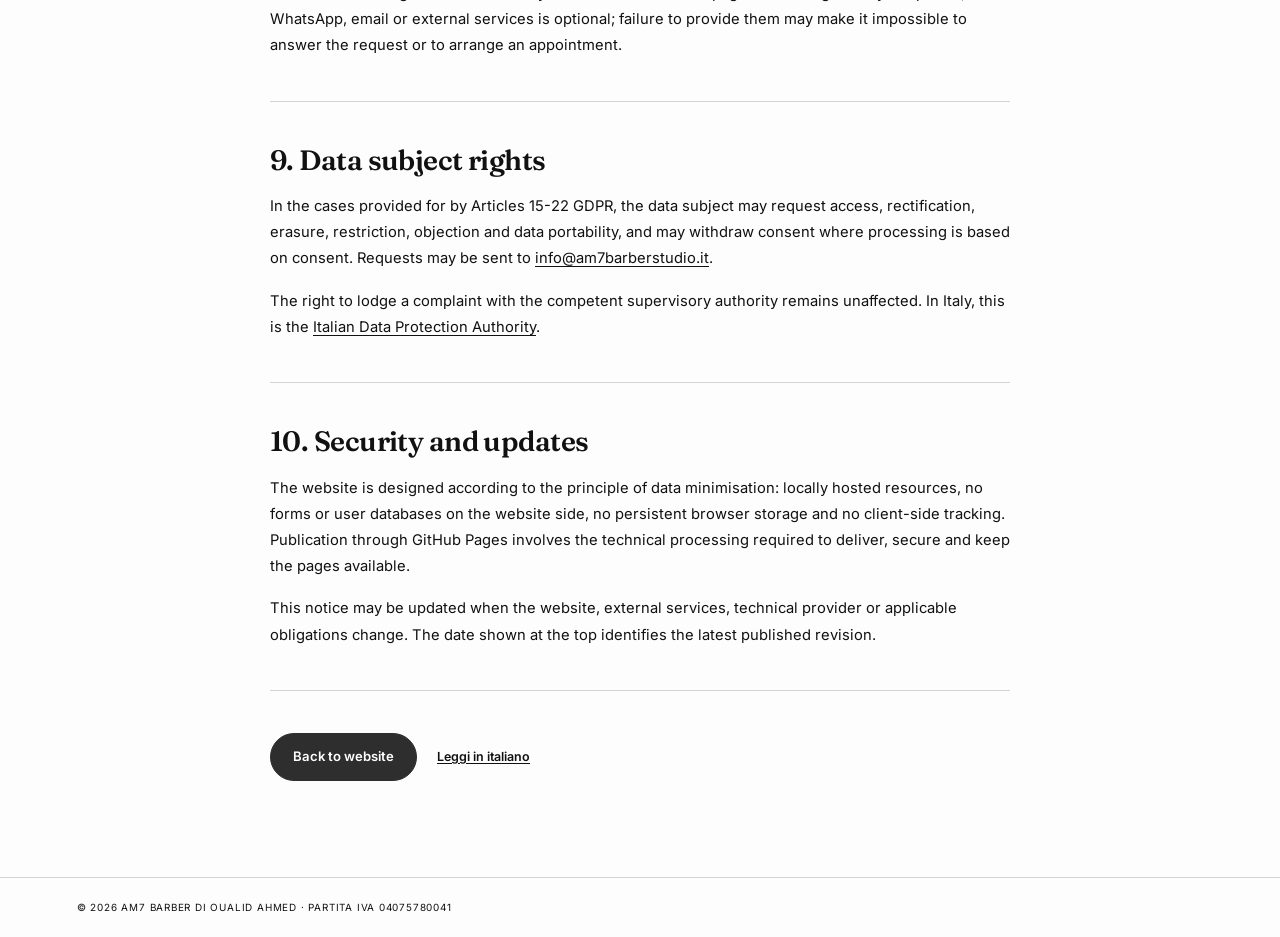
<file: legal/privacy-en.html>
<!DOCTYPE html>
<html lang="en">
<head>
  <meta charset="UTF-8">
  <meta name="viewport" content="width=device-width, initial-scale=1.0">
  <title>Privacy Policy | AM7 Barber</title>
  <meta name="description" content="Privacy notice for the AM7 Barber website: GitHub Pages hosting, no cookies or tracking, external links and data subject rights.">
  <meta name="author" content="AM7 BARBER DI OUALID AHMED">
  <meta name="robots" content="noindex, follow">
  <meta name="theme-color" content="#080808">
  <link rel="canonical" href="https://am7barberstudio.it/legal/privacy-en.html">
  <link rel="alternate" hreflang="it" href="https://am7barberstudio.it/legal/privacy.html">
  <link rel="alternate" hreflang="en" href="https://am7barberstudio.it/legal/privacy-en.html">
  <link rel="icon" href="../favicon.ico" sizes="any">
  <link rel="icon" type="image/png" href="../assets/icons/favicon-48.png" sizes="48x48">
  <link rel="icon" type="image/png" href="../assets/icons/favicon-32.png" sizes="32x32">
  <link rel="icon" type="image/png" href="../assets/icons/favicon-16.png" sizes="16x16">
  <link rel="apple-touch-icon" href="../assets/icons/apple-touch-icon.png" sizes="180x180">
  <link rel="manifest" href="../manifest.json">
  <link rel="stylesheet" href="../styles.css">
  <link rel="stylesheet" href="legal.css">
</head>
<body class="legal-page">
  <a class="skip-link" href="#main-content">Skip to main content</a>

  <header class="simple-header">
    <a class="simple-header__brand" href="../index.html#top" aria-label="AM7 Barber, back to the main page">AM7 <span>Barber</span></a>
    <nav class="legal-language" aria-label="Language selection">
      <a href="privacy.html" lang="it" hreflang="it">IT</a>
      <a class="is-active" href="privacy-en.html" lang="en" aria-current="page">EN</a>
    </nav>
  </header>

  <main class="legal-content" id="main-content">
    <div class="legal-hero-block">
      <p class="legal-eyebrow">Privacy policy</p>
      <h1>Privacy notice</h1>
      <p class="legal-intro">This notice describes the processing of personal data connected with browsing the static AM7 Barber website and with contacts voluntarily initiated by the user.</p>
      <p class="legal-updated">Last updated: August 29, 2026</p>
    </div>

    <article class="legal-section">
      <h2>1. Data controller</h2>
      <p>The data controller is <strong>AM7 BARBER DI OUALID AHMED</strong>.</p>
      <ul class="legal-list">
        <li>Partita IVA (VAT number): <strong>04075780041</strong></li>
        <li>Registered office: <strong>Via Vittorio Emanuele, 159, 12042 Bra (CN), Italy</strong></li>
        <li>Business premises: <strong>Via Vittorio Emanuele, 91, 12042 Bra (CN), Italy</strong></li>
        <li>Email: <a href="mailto:info@am7barberstudio.it">info@am7barberstudio.it</a></li>
        <li>Telephone: <a href="tel:+393272459352">+39 327 245 9352</a></li>
      </ul>
    </article>

    <article class="legal-section">
      <h2>2. Website scope</h2>
      <p><strong>am7barberstudio.it</strong> is a static showcase website for AM7 Barber and is published through GitHub Pages. It does not include contact forms, newsletters, reserved areas, ecommerce, online payments, embedded booking systems, analytics, advertising pixels, embedded social widgets or maps loaded through iframes.</p>
      <p>Telephone, WhatsApp, Instagram and Google Maps links allow the user to voluntarily initiate contact or visit an external service.</p>
    </article>

    <article class="legal-section">
      <h2>3. Data processed, purposes and legal bases</h2>
      <div class="legal-processing">
        <section>
          <h3>Technical browsing</h3>
          <p>During a visit, the IP address, request date and time, requested URL, user agent, technical headers and response code may be processed. These data are necessary to deliver pages, ensure security and availability and diagnose faults. The legal basis is the legitimate interest in the proper operation and security of the website under Article 6(1)(f) GDPR.</p>
        </section>
        <section>
          <h3>Voluntary contacts</h3>
          <p>If the user contacts the business by telephone, WhatsApp, email, Instagram or another independently chosen channel, the data provided are processed to answer the request and to arrange any appointment. The legal basis is taking steps at the request of the data subject and, where applicable, the controller's legitimate interest under Article 6(1)(b) and (f) GDPR.</p>
        </section>
        <section>
          <h3>Legal obligations and protection of rights</h3>
          <p>Data connected with requests or relationships with the business may be processed to comply with legal obligations or to establish, exercise or defend a legal claim. The legal bases are compliance with a legal obligation and legitimate interest under Article 6(1)(c) and (f) GDPR.</p>
        </section>
      </div>
    </article>

    <article class="legal-section">
      <h2>4. Cookies, tracking and fonts</h2>
      <p>In its current configuration, the website does not use first-party or third-party cookies, does not write data to <code>localStorage</code> or <code>sessionStorage</code>, and does not integrate analytics, advertising pixels, fingerprinting, iframes or embedded widgets. For this reason, no consent banner is displayed.</p>
      <p>The Fraunces and Inter typefaces are hosted locally together with the images and the video shown on the page; they are not requested from Google Fonts or other external providers. The video is a local file, played without sound and without any connection to external platforms.</p>
      <p>If cookies or tracking tools that are not strictly technical are added in the future, the website and this notice must be updated before activation and, where required, prior consent must be obtained.</p>
    </article>

    <article class="legal-section">
      <h2>5. Hosting and recipients</h2>
      <p>The website is published through <a href="https://docs.github.com/en/pages/getting-started-with-github-pages/what-is-github-pages" target="_blank" rel="noopener noreferrer">GitHub Pages</a>, a service provided by GitHub, Inc. GitHub states that when a GitHub Pages website is visited, the visitor's IP address is logged and stored for security purposes. Technical data may be processed by providers used by GitHub to distribute and protect the service, in accordance with its documentation and privacy notice.</p>
      <p>The controller does not use these technical data to identify or profile visitors and has no traffic analysis tools available through the website.</p>
    </article>

    <article class="legal-section">
      <h2>6. Links to external services</h2>
      <p>The page contains ordinary links to <a href="https://www.whatsapp.com/legal/privacy-policy" target="_blank" rel="noopener noreferrer">WhatsApp</a> and <a href="https://privacycenter.instagram.com/policy/" target="_blank" rel="noopener noreferrer">Instagram</a> — both services of the Meta group — and to <a href="https://policies.google.com/privacy" target="_blank" rel="noopener noreferrer">Google Maps</a>. No components from these services are embedded: a link is activated only when the user chooses to select it. From that point onward, the external provider's terms and privacy notice apply.</p>
      <p>The booking buttons open a WhatsApp conversation with a pre-filled message. The message and the account data are processed by Meta under its own notice; the controller receives and retains only what is necessary to handle the appointment request.</p>
      <p>The map-like graphic in the "Dove trovarci" section is drawn with CSS inside the website. It is not an image loaded from Google and does not, by itself, establish any connection to external services.</p>
    </article>

    <article class="legal-section">
      <h2>7. Transfers outside the European Economic Area</h2>
      <p>GitHub and providers involved in delivering the service may process technical data in countries outside the European Economic Area, particularly the United States. Any transfers take place under the providers' terms and the safeguards required by applicable law, such as adequacy decisions, the Data Privacy Framework or standard contractual clauses, where applicable.</p>
      <p>Meta and Google receive browser data only after the user voluntarily opens the relevant external links.</p>
    </article>

    <article class="legal-section">
      <h2>8. Retention and provision of data</h2>
      <p>Technical logs are retained by GitHub and its providers for the periods established in their respective policies and as necessary for operation, security and diagnostics. Data voluntarily communicated to the controller are retained for the time needed to handle the request and, if a contractual relationship or legal obligation arises, for the periods required by applicable law.</p>
      <p>Technical browsing data are necessary to receive the website pages. Providing data by telephone, WhatsApp, email or external services is optional; failure to provide them may make it impossible to answer the request or to arrange an appointment.</p>
    </article>

    <article class="legal-section">
      <h2>9. Data subject rights</h2>
      <p>In the cases provided for by Articles 15-22 GDPR, the data subject may request access, rectification, erasure, restriction, objection and data portability, and may withdraw consent where processing is based on consent. Requests may be sent to <a href="mailto:info@am7barberstudio.it">info@am7barberstudio.it</a>.</p>
      <p>The right to lodge a complaint with the competent supervisory authority remains unaffected. In Italy, this is the <a href="https://www.garanteprivacy.it/" target="_blank" rel="noopener noreferrer">Italian Data Protection Authority</a>.</p>
    </article>

    <article class="legal-section">
      <h2>10. Security and updates</h2>
      <p>The website is designed according to the principle of data minimisation: locally hosted resources, no forms or user databases on the website side, no persistent browser storage and no client-side tracking. Publication through GitHub Pages involves the technical processing required to deliver, secure and keep the pages available.</p>
      <p>This notice may be updated when the website, external services, technical provider or applicable obligations change. The date shown at the top identifies the latest published revision.</p>
    </article>

    <div class="legal-end-actions">
      <a class="btn" href="../index.html#top">Back to website</a>
      <a href="privacy.html" lang="it" hreflang="it">Leggi in italiano</a>
    </div>
  </main>

  <footer class="legal-footer">
    <p>© 2026 AM7 BARBER DI OUALID AHMED · Partita IVA 04075780041</p>
  </footer>
</body>
</html>
</file>
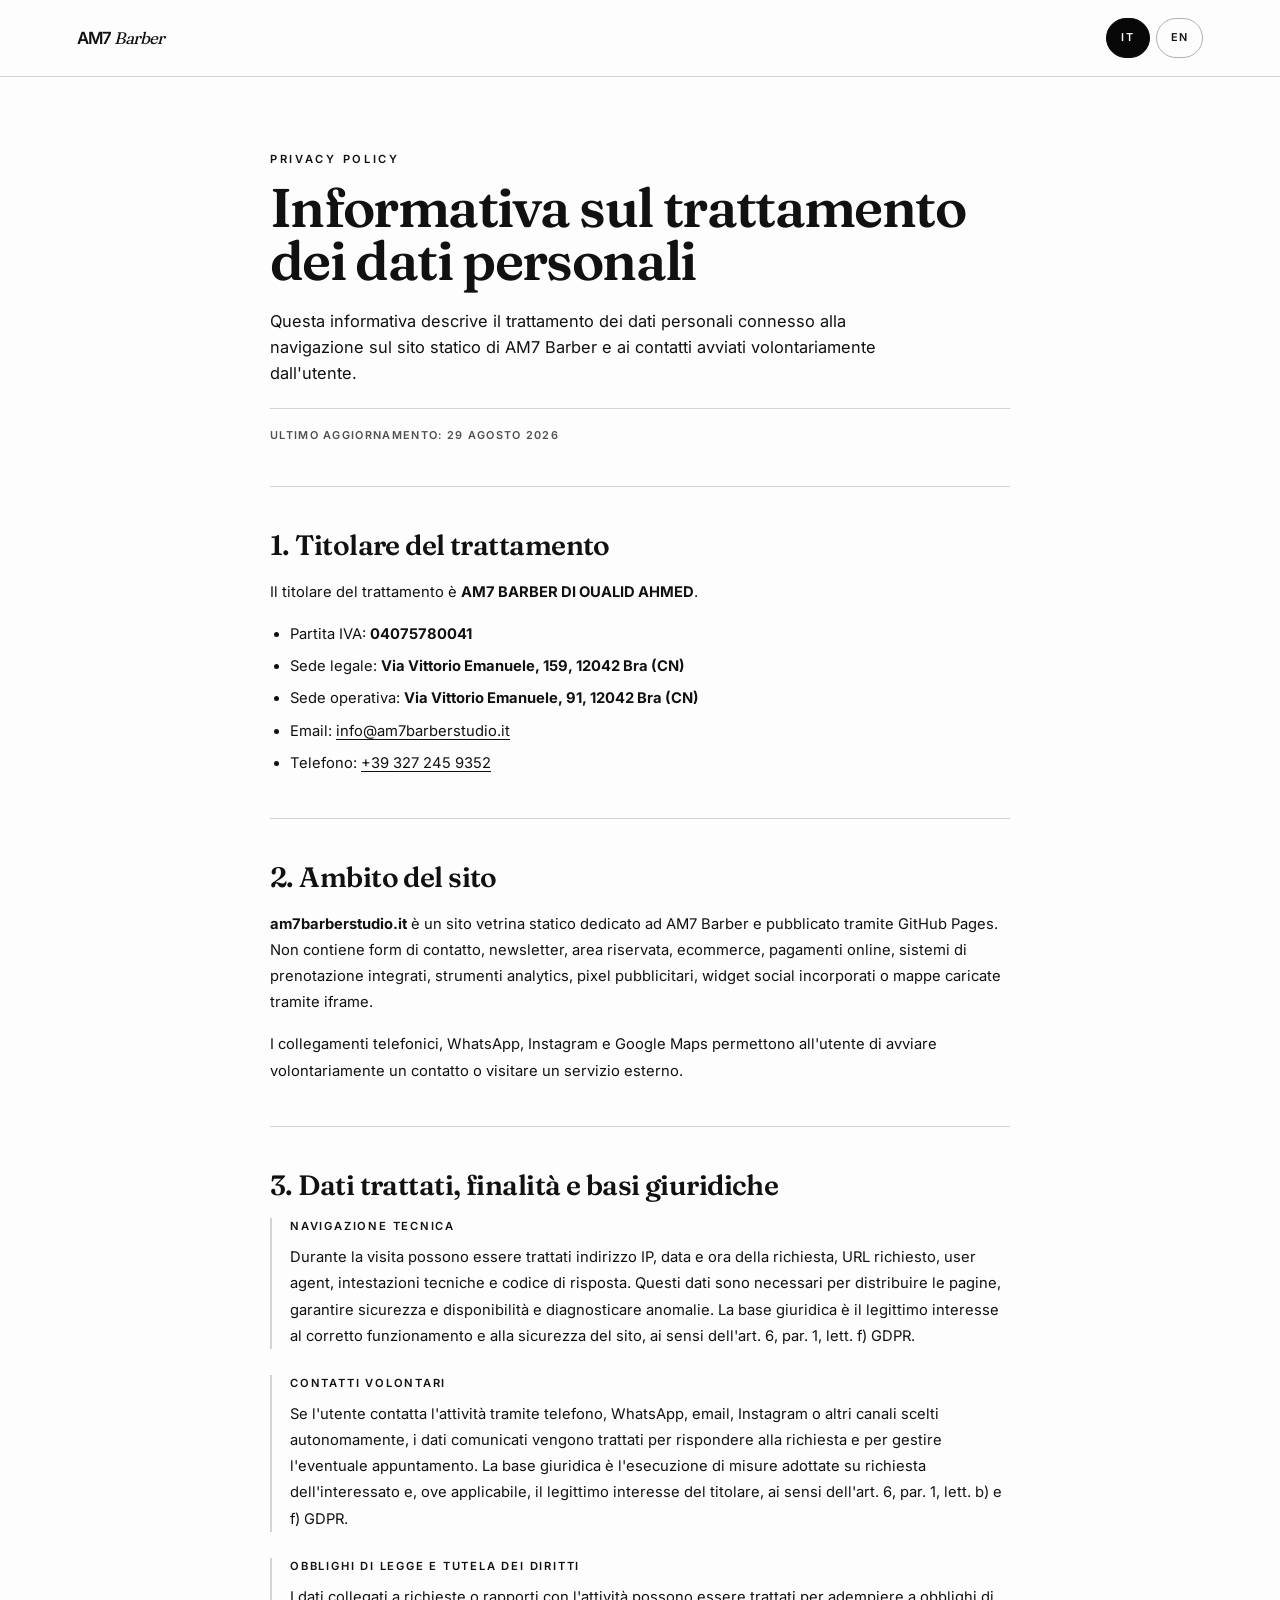
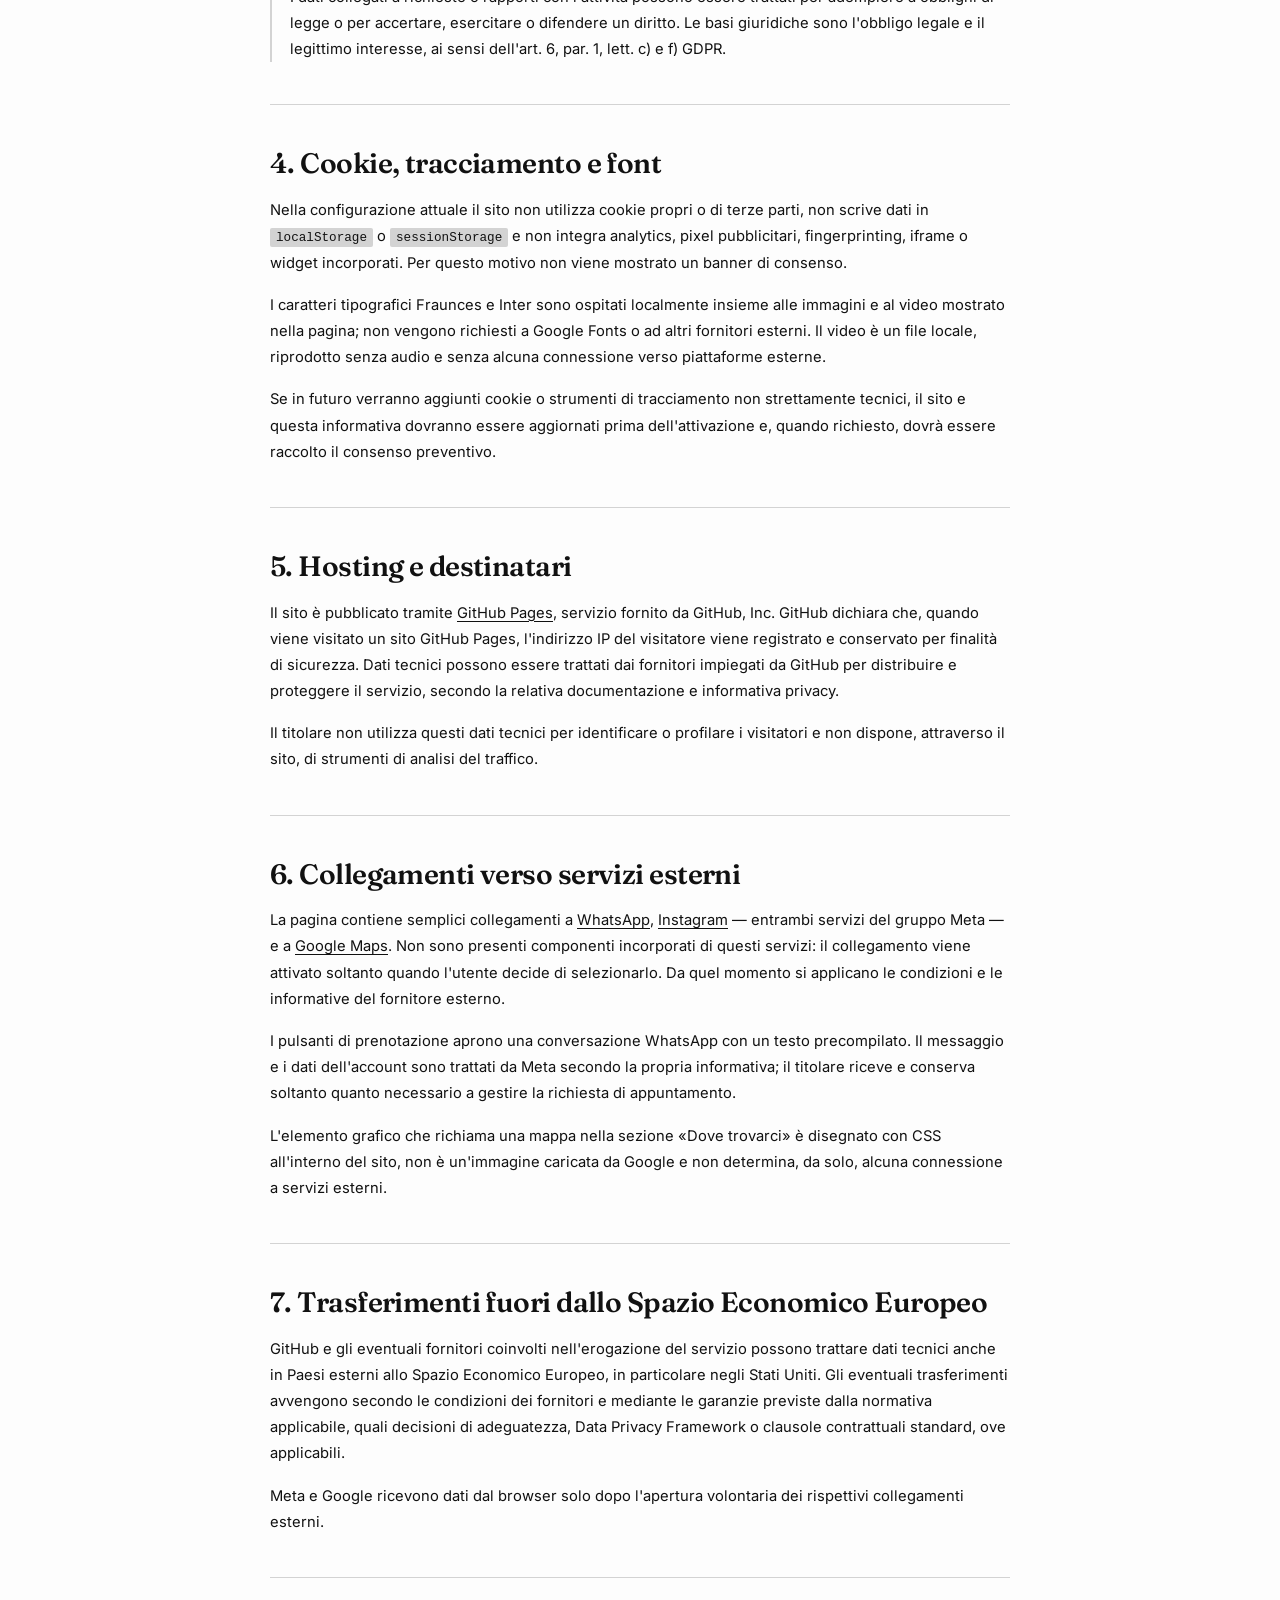
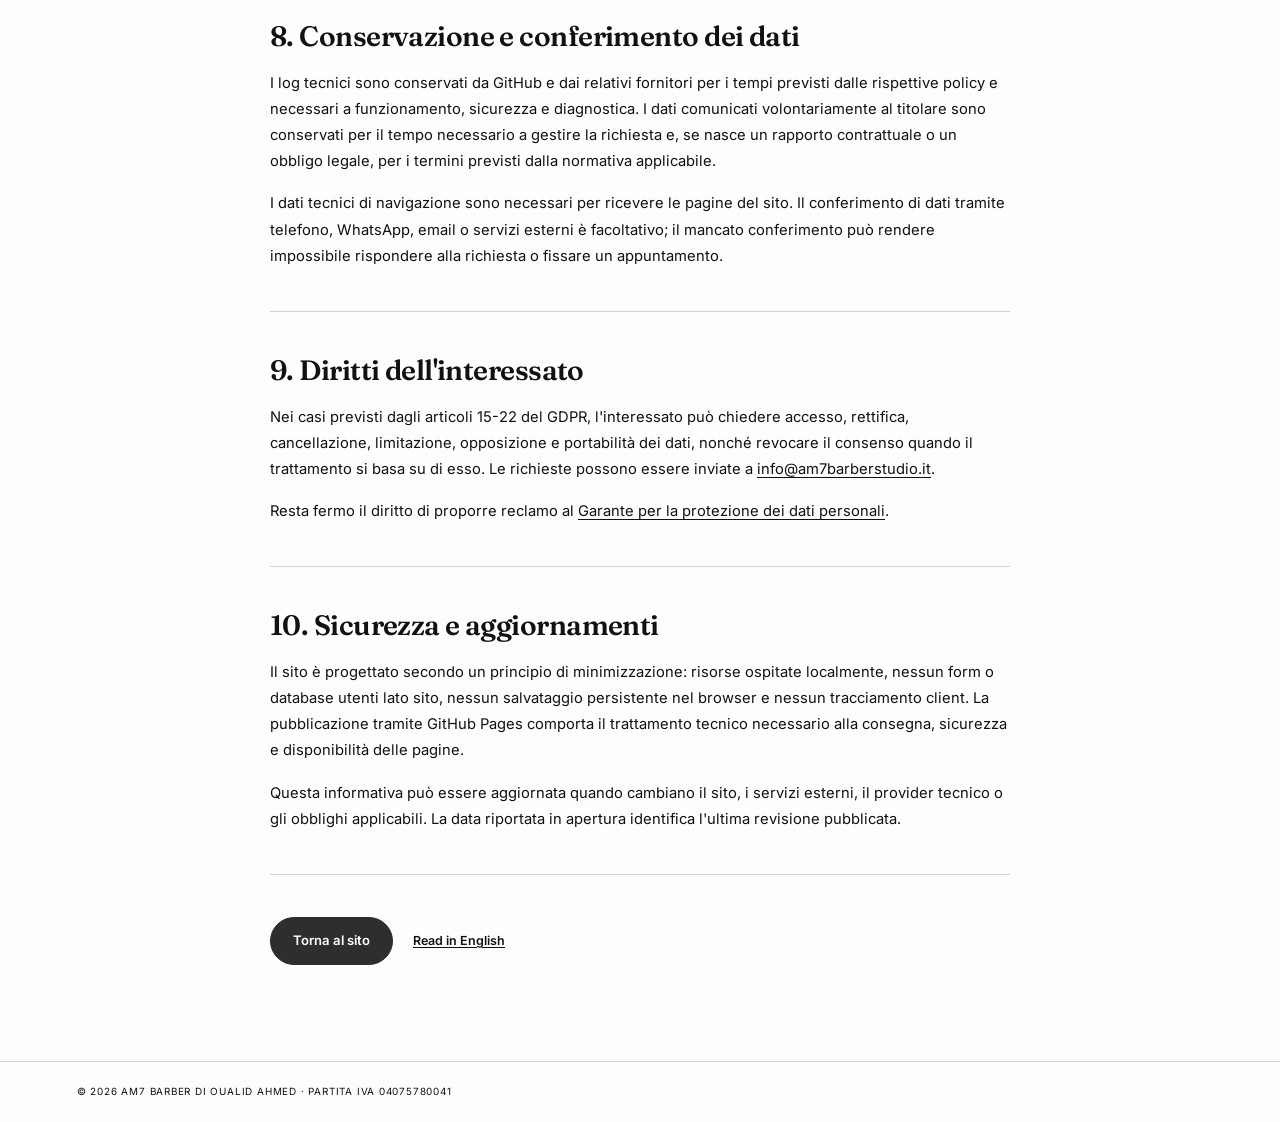
<file: legal/privacy.html>
<!DOCTYPE html>
<html lang="it">
<head>
  <meta charset="UTF-8">
  <meta name="viewport" content="width=device-width, initial-scale=1.0">
  <title>Privacy Policy | AM7 Barber</title>
  <meta name="description" content="Informativa sul trattamento dei dati personali del sito di AM7 Barber: hosting GitHub Pages, assenza di cookie e tracciatori, collegamenti esterni e diritti degli interessati.">
  <meta name="author" content="AM7 BARBER DI OUALID AHMED">
  <meta name="robots" content="noindex, follow">
  <meta name="theme-color" content="#080808">
  <link rel="canonical" href="https://am7barberstudio.it/legal/privacy.html">
  <link rel="alternate" hreflang="it" href="https://am7barberstudio.it/legal/privacy.html">
  <link rel="alternate" hreflang="en" href="https://am7barberstudio.it/legal/privacy-en.html">
  <link rel="icon" href="../favicon.ico" sizes="any">
  <link rel="icon" type="image/png" href="../assets/icons/favicon-48.png" sizes="48x48">
  <link rel="icon" type="image/png" href="../assets/icons/favicon-32.png" sizes="32x32">
  <link rel="icon" type="image/png" href="../assets/icons/favicon-16.png" sizes="16x16">
  <link rel="apple-touch-icon" href="../assets/icons/apple-touch-icon.png" sizes="180x180">
  <link rel="manifest" href="../manifest.json">
  <link rel="stylesheet" href="../styles.css">
  <link rel="stylesheet" href="legal.css">
</head>
<body class="legal-page">
  <a class="skip-link" href="#main-content">Vai al contenuto principale</a>

  <header class="simple-header">
    <a class="simple-header__brand" href="../index.html#top" aria-label="AM7 Barber, torna alla pagina principale">AM7 <span>Barber</span></a>
    <nav class="legal-language" aria-label="Selezione lingua">
      <a class="is-active" href="privacy.html" lang="it" aria-current="page">IT</a>
      <a href="privacy-en.html" lang="en" hreflang="en">EN</a>
    </nav>
  </header>

  <main class="legal-content" id="main-content">
    <div class="legal-hero-block">
      <p class="legal-eyebrow">Privacy policy</p>
      <h1>Informativa sul trattamento dei dati personali</h1>
      <p class="legal-intro">Questa informativa descrive il trattamento dei dati personali connesso alla navigazione sul sito statico di AM7 Barber e ai contatti avviati volontariamente dall'utente.</p>
      <p class="legal-updated">Ultimo aggiornamento: 29 agosto 2026</p>
    </div>

    <article class="legal-section">
      <h2>1. Titolare del trattamento</h2>
      <p>Il titolare del trattamento è <strong>AM7 BARBER DI OUALID AHMED</strong>.</p>
      <ul class="legal-list">
        <li>Partita IVA: <strong>04075780041</strong></li>
        <li>Sede legale: <strong>Via Vittorio Emanuele, 159, 12042 Bra (CN)</strong></li>
        <li>Sede operativa: <strong>Via Vittorio Emanuele, 91, 12042 Bra (CN)</strong></li>
        <li>Email: <a href="mailto:info@am7barberstudio.it">info@am7barberstudio.it</a></li>
        <li>Telefono: <a href="tel:+393272459352">+39 327 245 9352</a></li>
      </ul>
    </article>

    <article class="legal-section">
      <h2>2. Ambito del sito</h2>
      <p><strong>am7barberstudio.it</strong> è un sito vetrina statico dedicato ad AM7 Barber e pubblicato tramite GitHub Pages. Non contiene form di contatto, newsletter, area riservata, ecommerce, pagamenti online, sistemi di prenotazione integrati, strumenti analytics, pixel pubblicitari, widget social incorporati o mappe caricate tramite iframe.</p>
      <p>I collegamenti telefonici, WhatsApp, Instagram e Google Maps permettono all'utente di avviare volontariamente un contatto o visitare un servizio esterno.</p>
    </article>

    <article class="legal-section">
      <h2>3. Dati trattati, finalità e basi giuridiche</h2>
      <div class="legal-processing">
        <section>
          <h3>Navigazione tecnica</h3>
          <p>Durante la visita possono essere trattati indirizzo IP, data e ora della richiesta, URL richiesto, user agent, intestazioni tecniche e codice di risposta. Questi dati sono necessari per distribuire le pagine, garantire sicurezza e disponibilità e diagnosticare anomalie. La base giuridica è il legittimo interesse al corretto funzionamento e alla sicurezza del sito, ai sensi dell'art. 6, par. 1, lett. f) GDPR.</p>
        </section>
        <section>
          <h3>Contatti volontari</h3>
          <p>Se l'utente contatta l'attività tramite telefono, WhatsApp, email, Instagram o altri canali scelti autonomamente, i dati comunicati vengono trattati per rispondere alla richiesta e per gestire l'eventuale appuntamento. La base giuridica è l'esecuzione di misure adottate su richiesta dell'interessato e, ove applicabile, il legittimo interesse del titolare, ai sensi dell'art. 6, par. 1, lett. b) e f) GDPR.</p>
        </section>
        <section>
          <h3>Obblighi di legge e tutela dei diritti</h3>
          <p>I dati collegati a richieste o rapporti con l'attività possono essere trattati per adempiere a obblighi di legge o per accertare, esercitare o difendere un diritto. Le basi giuridiche sono l'obbligo legale e il legittimo interesse, ai sensi dell'art. 6, par. 1, lett. c) e f) GDPR.</p>
        </section>
      </div>
    </article>

    <article class="legal-section">
      <h2>4. Cookie, tracciamento e font</h2>
      <p>Nella configurazione attuale il sito non utilizza cookie propri o di terze parti, non scrive dati in <code>localStorage</code> o <code>sessionStorage</code> e non integra analytics, pixel pubblicitari, fingerprinting, iframe o widget incorporati. Per questo motivo non viene mostrato un banner di consenso.</p>
      <p>I caratteri tipografici Fraunces e Inter sono ospitati localmente insieme alle immagini e al video mostrato nella pagina; non vengono richiesti a Google Fonts o ad altri fornitori esterni. Il video è un file locale, riprodotto senza audio e senza alcuna connessione verso piattaforme esterne.</p>
      <p>Se in futuro verranno aggiunti cookie o strumenti di tracciamento non strettamente tecnici, il sito e questa informativa dovranno essere aggiornati prima dell'attivazione e, quando richiesto, dovrà essere raccolto il consenso preventivo.</p>
    </article>

    <article class="legal-section">
      <h2>5. Hosting e destinatari</h2>
      <p>Il sito è pubblicato tramite <a href="https://docs.github.com/en/pages/getting-started-with-github-pages/what-is-github-pages" target="_blank" rel="noopener noreferrer">GitHub Pages</a>, servizio fornito da GitHub, Inc. GitHub dichiara che, quando viene visitato un sito GitHub Pages, l'indirizzo IP del visitatore viene registrato e conservato per finalità di sicurezza. Dati tecnici possono essere trattati dai fornitori impiegati da GitHub per distribuire e proteggere il servizio, secondo la relativa documentazione e informativa privacy.</p>
      <p>Il titolare non utilizza questi dati tecnici per identificare o profilare i visitatori e non dispone, attraverso il sito, di strumenti di analisi del traffico.</p>
    </article>

    <article class="legal-section">
      <h2>6. Collegamenti verso servizi esterni</h2>
      <p>La pagina contiene semplici collegamenti a <a href="https://www.whatsapp.com/legal/privacy-policy" target="_blank" rel="noopener noreferrer">WhatsApp</a>, <a href="https://privacycenter.instagram.com/policy/" target="_blank" rel="noopener noreferrer">Instagram</a> — entrambi servizi del gruppo Meta — e a <a href="https://policies.google.com/privacy" target="_blank" rel="noopener noreferrer">Google Maps</a>. Non sono presenti componenti incorporati di questi servizi: il collegamento viene attivato soltanto quando l'utente decide di selezionarlo. Da quel momento si applicano le condizioni e le informative del fornitore esterno.</p>
      <p>I pulsanti di prenotazione aprono una conversazione WhatsApp con un testo precompilato. Il messaggio e i dati dell'account sono trattati da Meta secondo la propria informativa; il titolare riceve e conserva soltanto quanto necessario a gestire la richiesta di appuntamento.</p>
      <p>L'elemento grafico che richiama una mappa nella sezione «Dove trovarci» è disegnato con CSS all'interno del sito, non è un'immagine caricata da Google e non determina, da solo, alcuna connessione a servizi esterni.</p>
    </article>

    <article class="legal-section">
      <h2>7. Trasferimenti fuori dallo Spazio Economico Europeo</h2>
      <p>GitHub e gli eventuali fornitori coinvolti nell'erogazione del servizio possono trattare dati tecnici anche in Paesi esterni allo Spazio Economico Europeo, in particolare negli Stati Uniti. Gli eventuali trasferimenti avvengono secondo le condizioni dei fornitori e mediante le garanzie previste dalla normativa applicabile, quali decisioni di adeguatezza, Data Privacy Framework o clausole contrattuali standard, ove applicabili.</p>
      <p>Meta e Google ricevono dati dal browser solo dopo l'apertura volontaria dei rispettivi collegamenti esterni.</p>
    </article>

    <article class="legal-section">
      <h2>8. Conservazione e conferimento dei dati</h2>
      <p>I log tecnici sono conservati da GitHub e dai relativi fornitori per i tempi previsti dalle rispettive policy e necessari a funzionamento, sicurezza e diagnostica. I dati comunicati volontariamente al titolare sono conservati per il tempo necessario a gestire la richiesta e, se nasce un rapporto contrattuale o un obbligo legale, per i termini previsti dalla normativa applicabile.</p>
      <p>I dati tecnici di navigazione sono necessari per ricevere le pagine del sito. Il conferimento di dati tramite telefono, WhatsApp, email o servizi esterni è facoltativo; il mancato conferimento può rendere impossibile rispondere alla richiesta o fissare un appuntamento.</p>
    </article>

    <article class="legal-section">
      <h2>9. Diritti dell'interessato</h2>
      <p>Nei casi previsti dagli articoli 15-22 del GDPR, l'interessato può chiedere accesso, rettifica, cancellazione, limitazione, opposizione e portabilità dei dati, nonché revocare il consenso quando il trattamento si basa su di esso. Le richieste possono essere inviate a <a href="mailto:info@am7barberstudio.it">info@am7barberstudio.it</a>.</p>
      <p>Resta fermo il diritto di proporre reclamo al <a href="https://www.garanteprivacy.it/" target="_blank" rel="noopener noreferrer">Garante per la protezione dei dati personali</a>.</p>
    </article>

    <article class="legal-section">
      <h2>10. Sicurezza e aggiornamenti</h2>
      <p>Il sito è progettato secondo un principio di minimizzazione: risorse ospitate localmente, nessun form o database utenti lato sito, nessun salvataggio persistente nel browser e nessun tracciamento client. La pubblicazione tramite GitHub Pages comporta il trattamento tecnico necessario alla consegna, sicurezza e disponibilità delle pagine.</p>
      <p>Questa informativa può essere aggiornata quando cambiano il sito, i servizi esterni, il provider tecnico o gli obblighi applicabili. La data riportata in apertura identifica l'ultima revisione pubblicata.</p>
    </article>

    <div class="legal-end-actions">
      <a class="btn" href="../index.html#top">Torna al sito</a>
      <a href="privacy-en.html" lang="en" hreflang="en">Read in English</a>
    </div>
  </main>

  <footer class="legal-footer">
    <p>© 2026 AM7 BARBER DI OUALID AHMED · Partita IVA 04075780041</p>
  </footer>
</body>
</html>
</file>
<file: styles.css>
/* ==========================================================================
   FONT SELF-HOSTED
   --------------------------------------------------------------------------
   Fraunces v38 · Inter v20 — woff2 variabili, asse wght 100–900, solo tondo.
   Origine: fonts.gstatic.com (vedi assets/fonts/README.md per rigenerarli).
   Licenze: SIL Open Font License 1.1 — assets/fonts/OFL-Fraunces.txt,
            assets/fonts/OFL-Inter.txt.
   Un solo file per famiglia copre tutti i pesi. Il subset latin-ext viene
   scaricato dal browser solo se in pagina compare un carattere di quel
   range: per l'italiano basta latin.
   ========================================================================== */

@font-face {
  font-family: 'Fraunces';
  font-style: normal;
  font-weight: 100 900;
  font-display: swap;
  src: url('assets/fonts/fraunces-latin.woff2') format('woff2');
  unicode-range: U+0000-00FF, U+0131, U+0152-0153, U+02BB-02BC, U+02C6, U+02DA, U+02DC, U+0304, U+0308, U+0329, U+2000-206F, U+20AC, U+2122, U+2191, U+2193, U+2212, U+2215, U+FEFF, U+FFFD;
}

@font-face {
  font-family: 'Fraunces';
  font-style: normal;
  font-weight: 100 900;
  font-display: swap;
  src: url('assets/fonts/fraunces-latin-ext.woff2') format('woff2');
  unicode-range: U+0100-02BA, U+02BD-02C5, U+02C7-02CC, U+02CE-02D7, U+02DD-02FF, U+0304, U+0308, U+0329, U+1D00-1DBF, U+1E00-1E9F, U+1EF2-1EFF, U+2020, U+20A0-20AB, U+20AD-20C0, U+2113, U+2C60-2C7F, U+A720-A7FF;
}

@font-face {
  font-family: 'Inter';
  font-style: normal;
  font-weight: 100 900;
  font-display: swap;
  src: url('assets/fonts/inter-latin.woff2') format('woff2');
  unicode-range: U+0000-00FF, U+0131, U+0152-0153, U+02BB-02BC, U+02C6, U+02DA, U+02DC, U+0304, U+0308, U+0329, U+2000-206F, U+20AC, U+2122, U+2191, U+2193, U+2212, U+2215, U+FEFF, U+FFFD;
}

@font-face {
  font-family: 'Inter';
  font-style: normal;
  font-weight: 100 900;
  font-display: swap;
  src: url('assets/fonts/inter-latin-ext.woff2') format('woff2');
  unicode-range: U+0100-02BA, U+02BD-02C5, U+02C7-02CC, U+02CE-02D7, U+02DD-02FF, U+0304, U+0308, U+0329, U+1D00-1DBF, U+1E00-1E9F, U+1EF2-1EFF, U+2020, U+20A0-20AB, U+20AD-20C0, U+2113, U+2C60-2C7F, U+A720-A7FF;
}

:root {
  --paper: #fdfdfd;
  --ink: #080808;
  --soft: #d3d3d3;
  --mid: #b1b1b1;
  --charcoal: #2e2e2e;
  --slate: #4f4f4f;
  --font-display: 'Fraunces', Georgia, 'Times New Roman', serif;
  --font-body: 'Inter', system-ui, -apple-system, 'Segoe UI', Roboto, sans-serif;
  --page-pad: clamp(20px, 6vw, 92px);
  --section-space: clamp(72px, 9vw, 128px);
  --content-max: 1366px;
  --radius: 2px;
  --ease: cubic-bezier(.22, .7, .25, 1);
}

*,
*::before,
*::after {
  box-sizing: border-box;
}

html {
  scroll-behavior: smooth;
}

body {
  margin: 0;
  overflow-x: hidden;
  background: var(--paper);
  color: #111111;
  font-family: var(--font-body);
  font-size: 16px;
  line-height: 1.6;
  text-rendering: optimizeLegibility;
}

main,
section,
footer,
nav,
div,
article,
figure {
  min-width: 0;
  min-height: 0;
}

img {
  display: block;
  width: 100%;
  max-width: 100%;
  height: auto;
}

a {
  color: inherit;
  text-underline-offset: .2em;
}

button,
a {
  -webkit-tap-highlight-color: transparent;
}

button,
input,
select,
textarea {
  font: inherit;
}

:focus-visible {
  outline: 3px solid currentColor;
  outline-offset: 4px;
}

.sr-only {
  position: absolute;
  overflow: hidden;
  width: 1px;
  height: 1px;
  padding: 0;
  border: 0;
  margin: -1px;
  clip-path: inset(50%);
  white-space: nowrap;
}

.skip-link {
  position: fixed;
  z-index: 100;
  top: 12px;
  left: 12px;
  padding: 10px 14px;
  transform: translateY(-160%);
  background: var(--paper);
  color: #111111;
  font-weight: 600;
}

.skip-link:focus {
  transform: translateY(0);
}

h1,
h2,
h3,
p,
figure {
  margin-top: 0;
}

h1,
h2,
h3 {
  font-family: var(--font-display);
  font-weight: 600;
}

h2 {
  max-width: 15ch;
  margin-bottom: .34em;
  font-size: clamp(2.5rem, 5.2vw, 4.8rem);
  line-height: .98;
  letter-spacing: -.04em;
  text-wrap: balance;
}

h2 em,
h1 em {
  font-weight: 400;
}

/* Full-bleed background, contenuto sempre centrato entro --content-max */
.section {
  position: relative;
  width: 100%;
  padding-block: var(--section-space);
  padding-inline: max(var(--page-pad), calc((100% - var(--content-max)) / 2));
}

.section--light {
  background: var(--paper);
  color: #111111;
}

.section--grey {
  background: var(--soft);
  color: #111111;
}

.section--dark {
  background: var(--ink);
  color: #ffffff;
}

.eyebrow {
  margin-bottom: 16px;
  font-size: .7rem;
  font-weight: 600;
  line-height: 1;
  letter-spacing: .24em;
  text-transform: uppercase;
}

.section__head {
  display: grid;
  grid-template-columns: minmax(0, 1.3fr) minmax(260px, .7fr);
  gap: clamp(24px, 4.5vw, 72px);
  align-items: end;
  margin-bottom: clamp(38px, 5vw, 64px);
}

.section__head h2,
.section__head p {
  margin-bottom: 0;
}

.section__head > p,
.section__head > div > p:last-child,
.gallery__intro > p {
  max-width: 42ch;
}

.actions {
  display: flex;
  flex-wrap: wrap;
  gap: 10px;
  align-items: center;
  margin-top: 28px;
}

.actions--center {
  justify-content: center;
}

.btn {
  display: inline-flex;
  min-height: 48px;
  max-width: 100%;
  align-items: center;
  justify-content: center;
  gap: 16px;
  padding: 13px 22px;
  border: 1px solid var(--charcoal);
  border-radius: 999px;
  background: var(--charcoal);
  color: #ffffff;
  font-size: .82rem;
  font-weight: 600;
  line-height: 1;
  text-align: center;
  text-decoration: none;
  white-space: nowrap;
  transition: transform .2s var(--ease), background-color .2s var(--ease);
}

.btn:hover {
  transform: translateY(-2px);
  background: var(--slate);
}

.btn--ghost {
  border-color: currentColor;
  background: transparent;
  color: inherit;
}

.btn--ghost:hover {
  background: transparent;
}

.btn--compact {
  min-height: 40px;
  padding: 10px 18px;
}

.media-frame {
  position: relative;
  overflow: hidden;
  border-radius: var(--radius);
  background: var(--soft);
}

.media-frame img {
  width: 100%;
  height: 100%;
  object-fit: cover;
}

/* 1 · Hero Minimal Centered */
.bb-hero-minimal-centered {
  position: relative;
  isolation: isolate;
  display: flex;
  min-height: clamp(520px, 52vw, 620px);
  max-height: 660px;
  flex-direction: column;
  overflow: hidden;
  padding: clamp(18px, 3vw, 34px) var(--page-pad) clamp(24px, 4vw, 44px);
  background: var(--soft);
  color: #111111;
}

.bb-hero-minimal-centered::before {
  position: absolute;
  z-index: -1;
  top: 50%;
  left: 50%;
  width: min(82%, 940px);
  aspect-ratio: 1178 / 435;
  transform: translate(-50%, -50%);
  background: url('assets/logo-mark.png') center / contain no-repeat;
  content: '';
  opacity: .16;
}

.hero__nav,
.hero__content,
.hero__meta {
  width: min(100%, var(--content-max));
  margin-right: auto;
  margin-left: auto;
}

.hero__nav {
  display: grid;
  grid-template-columns: auto 1fr auto;
  gap: 20px 28px;
  align-items: center;
}

.hero__brand,
.fh-ft-cl__brand > a:not(.footer__social) {
  width: max-content;
  font-size: 1.05rem;
  font-weight: 600;
  letter-spacing: -.05em;
  text-decoration: none;
}

.hero__brand span,
.fh-ft-cl__brand > a:not(.footer__social) span {
  font-family: var(--font-display);
  font-style: italic;
  font-weight: 400;
}

.hero__links {
  display: flex;
  justify-content: center;
  gap: clamp(16px, 2.4vw, 36px);
}

.hero__links a {
  font-size: .75rem;
  font-weight: 600;
  text-decoration: none;
}

.hero__nav > .btn {
  grid-column: 3;
  grid-row: 1;
  justify-self: end;
}

.hero__content {
  margin-top: auto;
  margin-bottom: auto;
  padding-block: clamp(28px, 5vw, 56px);
}

.hero__content h1 {
  max-width: 11ch;
  margin-bottom: 24px;
  font-size: clamp(3.35rem, 8.5vw, 7.6rem);
  line-height: .98;
  letter-spacing: -.065em;
}

.hero__body {
  max-width: 52ch;
  margin-bottom: 0;
  font-size: clamp(.95rem, 1.4vw, 1.12rem);
}

.hero__meta {
  display: flex;
  justify-content: space-between;
  gap: 24px;
  padding-top: 18px;
  border-top: 1px solid #111111;
  font-size: .68rem;
  font-weight: 600;
  letter-spacing: .08em;
  text-transform: uppercase;
}

/* 2 · Chi siamo */
.bw-about-craft {
  display: grid;
  grid-template-columns: minmax(260px, .8fr) minmax(0, 1.2fr);
  gap: clamp(36px, 6.5vw, 96px);
  align-items: start;
}

.bw-about-craft__media {
  aspect-ratio: 4 / 5;
  max-height: 520px;
  margin: 0;
}

.bw-about-craft__media img {
  object-position: center 42%;
  filter: contrast(1.04);
}

.bw-about-craft__media figcaption {
  position: absolute;
  right: 14px;
  bottom: 14px;
  left: 14px;
  padding: 10px 12px;
  background: var(--paper);
  color: #111111;
  font-size: .64rem;
  font-weight: 600;
  letter-spacing: .11em;
  text-transform: uppercase;
}

.bw-about-craft__copy {
  max-width: 62ch;
}

.bw-about-craft__copy > p:not(.eyebrow, .signature) {
  margin-bottom: 1.1em;
  font-size: clamp(.95rem, 1.25vw, 1.05rem);
}

.about__lead {
  font-size: clamp(1.05rem, 1.6vw, 1.24rem) !important;
  line-height: 1.5;
}

.about__timeline {
  display: grid;
  /* auto-fit: le tappe occupano la riga qualunque sia il loro numero,
     senza lasciare una colonna vuota in coda. */
  grid-template-columns: repeat(auto-fit, minmax(190px, 1fr));
  padding: 0;
  margin: 34px 0 0;
  border-top: 1px solid var(--mid);
  list-style: none;
}

.about__timeline li {
  padding: 20px 22px 0 0;
}

.about__year {
  display: block;
  margin-bottom: 10px;
  font-size: .65rem;
  font-weight: 600;
  letter-spacing: .14em;
}

.about__timeline strong {
  display: block;
  font-family: var(--font-display);
  font-size: 1.1rem;
  font-weight: 600;
  line-height: 1.2;
}

.about__timeline p {
  margin: 6px 0 0;
  color: var(--slate);
  font-size: .78rem;
  line-height: 1.5;
}

.signature {
  margin-top: 34px;
  margin-bottom: 0;
  font-family: var(--font-display);
  font-style: italic;
}

/* 3 · Listino prezzi */
.pricelist {
  display: grid;
  grid-template-columns: repeat(2, minmax(0, 1fr));
  grid-template-rows: auto 1fr;
  gap: 1px;
  border: 1px solid #111111;
  background: #111111;
}

.pricelist__group {
  padding: clamp(22px, 2.8vw, 38px);
  background: var(--paper);
}

.pricelist__group--taglio {
  grid-area: 1 / 1;
}

.pricelist__group--barba {
  grid-area: 2 / 1;
}

.pricelist__group--trattamenti {
  grid-area: 1 / 2 / span 2 / 2;
}

.pricelist__group h3 {
  margin: 0 0 6px;
  font-size: clamp(1.5rem, 2.2vw, 2rem);
  letter-spacing: -.035em;
  line-height: 1;
}

.pricelist dl {
  margin: 0;
}

.price-row {
  display: flex;
  gap: 18px;
  align-items: baseline;
  padding: 13px 0;
  border-bottom: 1px solid rgba(17, 17, 17, .13);
}

.price-row:last-child {
  padding-bottom: 0;
  border-bottom: 0;
}

.price-row dt {
  flex: 1 1 auto;
  font-size: .92rem;
  font-weight: 500;
}

.price-row dd {
  flex: 0 0 auto;
  margin: 0;
  font-family: var(--font-display);
  font-size: 1.05rem;
  font-weight: 600;
  white-space: nowrap;
}

.pricelist__footer {
  display: flex;
  flex-wrap: wrap;
  gap: 18px 36px;
  align-items: center;
  justify-content: space-between;
  margin-top: 28px;
}

.pricelist__footer p {
  max-width: 48ch;
  margin: 0;
  font-size: .78rem;
}

/* 4 · Gallery Carousel */
.gallery__intro {
  align-self: end;
}

.gallery__controls {
  display: flex;
  gap: 8px;
  margin-top: 22px;
}

.gallery__controls button {
  display: grid;
  width: 48px;
  height: 48px;
  place-items: center;
  border: 1px solid #ffffff;
  border-radius: 50%;
  background: transparent;
  color: #ffffff;
  cursor: pointer;
  transition: background-color .2s var(--ease), color .2s var(--ease);
}

.gallery__controls button:not([disabled]):hover {
  background: var(--paper);
  color: #111111;
}

.gallery__controls button[disabled] {
  opacity: .28;
  cursor: default;
}

.gallery__controls--light button {
  border-color: var(--ink);
  color: var(--ink);
}

.gallery__controls--light button:not([disabled]):hover {
  background: var(--ink);
  color: var(--paper);
}

.gallery__viewport {
  overflow: hidden;
}

.gallery__track {
  display: flex;
  gap: clamp(12px, 1.6vw, 22px);
  overflow-x: auto;
  padding-bottom: 14px;
  scroll-behavior: smooth;
  scroll-snap-type: x mandatory;
  scrollbar-color: var(--paper) var(--charcoal);
  scrollbar-width: thin;
}

.gallery-card {
  position: relative;
  overflow: hidden;
  flex: 0 0 min(23rem, 74vw);
  border-radius: var(--radius);
  background: var(--charcoal);
  scroll-snap-align: start;
}

.gallery-card img {
  aspect-ratio: 3 / 4;
  object-fit: cover;
  object-position: center 34%;
  filter: grayscale(.12);
}

.gallery-card__number {
  position: absolute;
  top: 14px;
  left: 14px;
  display: grid;
  min-width: 46px;
  height: 32px;
  padding: 0 12px;
  place-items: center;
  border-radius: 999px;
  background: rgba(8, 8, 8, .68);
  color: #ffffff;
  font-size: .66rem;
  font-weight: 600;
  letter-spacing: .14em;
  -webkit-backdrop-filter: blur(6px);
  backdrop-filter: blur(6px);
}

/* 5 · Dentro AM7 */
/* Il video di presentazione è verticale (480×848): invece di stirarlo su
   tutta la larghezza lo si monta al centro di una ribalta scura, che riempie
   la fascia della sezione e fa da cornice ai lati. */
.shop__video-stage {
  position: relative;
  isolation: isolate;
  display: grid;
  overflow: hidden;
  justify-items: center;
  gap: clamp(16px, 2vw, 22px);
  margin: 0;
  padding: clamp(26px, 4vw, 56px) clamp(18px, 4vw, 48px);
  border-radius: var(--radius);
  background:
    radial-gradient(120% 120% at 50% 0%, rgba(255, 255, 255, .1), transparent 62%),
    repeating-linear-gradient(135deg, rgba(255, 255, 255, .035) 0 12px, transparent 12px 24px),
    var(--charcoal);
}

/* Stesso marchio in filigrana dell'hero, invertito per leggersi sullo scuro:
   riempie i fianchi della ribalta senza aggiungere altri contenuti. */
.shop__video-stage::before {
  position: absolute;
  z-index: -1;
  top: 50%;
  left: 50%;
  /* volutamente più largo della ribalta: il riquadro del marchio esce
     dai bordi e restano solo le lettere, tagliate dall'overflow. */
  width: max(124%, 620px);
  aspect-ratio: 1178 / 435;
  transform: translate(-50%, -50%);
  /* 110%: il file include un riquadro di contorno, ingrandirlo lo manda
     fuori inquadratura e lascia solo le lettere. */
  background: url('assets/logo-mark.png') center / 110% auto no-repeat;
  filter: invert(1);
  content: '';
  opacity: .085;
}

.shop__video {
  /* rapporto esatto del sorgente: nessun ritaglio sui bordi. */
  width: min(100%, 356px);
  aspect-ratio: 480 / 848;
  border: 1px solid rgba(253, 253, 253, .3);
  background: #000000;
  box-shadow: 0 26px 62px rgba(0, 0, 0, .48);
}

.shop__video-media {
  display: block;
  width: 100%;
  height: 100%;
  object-fit: cover;
}

/* Comandi propri al posto di quelli nativi: stessa grammatica del reel
   Instagram più in basso, così i due video si comportano allo stesso modo. */
.shop__video-progress {
  position: absolute;
  z-index: 1;
  top: 14px;
  right: 14px;
  left: 14px;
  overflow: hidden;
  height: 3px;
  border-radius: 999px;
  /* traccia scura, non traslucida: il video ha molte inquadrature chiare
     e una barra bianca su bianco sparirebbe. */
  background: rgba(8, 8, 8, .45);
}

.shop__video-progress i {
  display: block;
  width: 0;
  height: 100%;
  background: var(--paper);
  transition: width .2s linear;
}

.shop__video-toggle {
  position: absolute;
  z-index: 2;
  display: grid;
  padding: 0;
  border: 0;
  inset: 0;
  background: transparent;
  /* il contorno di focus eredita currentColor: chiaro, per staccare dal video */
  color: var(--paper);
  cursor: pointer;
  place-items: center;
}

.shop__video-toggle-icon {
  position: relative;
  display: block;
  width: 58px;
  height: 58px;
  border-radius: 50%;
  background: rgba(253, 253, 253, .93);
  color: #111111;
  transition: opacity .35s var(--ease), transform .35s var(--ease);
}

.shop__video-toggle-icon::before {
  position: absolute;
  top: 50%;
  left: calc(50% + 2px);
  border-color: transparent transparent transparent currentColor;
  border-style: solid;
  border-width: 9px 0 9px 15px;
  content: '';
  transform: translate(-50%, -50%);
}

/* In riproduzione il tasto sparisce e torna solo al passaggio del mouse. */
.shop__video.is-playing .shop__video-toggle-icon {
  opacity: 0;
  transform: scale(.84);
}

.shop__video.is-playing .shop__video-toggle:hover .shop__video-toggle-icon,
.shop__video.is-playing .shop__video-toggle:focus-visible .shop__video-toggle-icon {
  opacity: 1;
  transform: scale(1);
}

.shop__video.is-playing .shop__video-toggle-icon::before {
  left: calc(50% - 5px);
  width: 5px;
  height: 18px;
  border: 0;
  background: currentColor;
}

.shop__video.is-playing .shop__video-toggle-icon::after {
  position: absolute;
  top: 50%;
  left: calc(50% + 5px);
  width: 5px;
  height: 18px;
  background: currentColor;
  content: '';
  transform: translate(-50%, -50%);
}

.shop__video-sound {
  position: absolute;
  z-index: 3;
  top: 26px;
  right: 14px;
  padding: 8px 10px;
  border: 0;
  border-radius: 999px;
  background: rgba(8, 8, 8, .62);
  color: #ffffff;
  cursor: pointer;
  font-size: .55rem;
  font-weight: 600;
  letter-spacing: .12em;
  line-height: 1;
  -webkit-backdrop-filter: blur(6px);
  backdrop-filter: blur(6px);
}

.shop__video-sound-icon::before {
  content: 'AUDIO OFF';
}

.shop__video-sound[aria-pressed='true'] .shop__video-sound-icon::before {
  content: 'AUDIO ON';
}

.shop__video-caption {
  color: rgba(253, 253, 253, .72);
  font-size: .62rem;
  font-weight: 600;
  letter-spacing: .18em;
  text-transform: uppercase;
}

.shop__slider {
  margin-top: clamp(26px, 3.4vw, 44px);
}

.shop__slider-head {
  display: flex;
  gap: 18px;
  align-items: center;
  justify-content: space-between;
  margin-bottom: 16px;
}

.shop__slider-label {
  margin: 0;
  font-size: .68rem;
  font-weight: 600;
  letter-spacing: .22em;
  text-transform: uppercase;
}

.shop__slider .gallery__controls {
  margin-top: 0;
}

.shop__viewport {
  overflow: hidden;
}

.shop__track {
  display: flex;
  gap: clamp(12px, 1.6vw, 22px);
  overflow-x: auto;
  padding-bottom: 14px;
  scroll-behavior: smooth;
  scroll-snap-type: x mandatory;
  scrollbar-color: var(--mid) transparent;
  scrollbar-width: thin;
  -webkit-overflow-scrolling: touch;
  overscroll-behavior-x: contain;
}

.shop-card {
  flex: 0 0 min(30rem, 78vw);
  height: clamp(320px, 40vw, 520px);
  margin: 0;
  scroll-snap-align: start;
}

.shop-card img {
  object-position: center 52%;
}

/* 6 · Prodotti in vendita */
.bb-products-promo {
  display: grid;
  grid-template-columns: minmax(0, .95fr) minmax(0, 1.05fr);
  gap: clamp(28px, 4.5vw, 68px);
  align-items: center;
  padding-block: clamp(52px, 6.5vw, 88px);
}

.products__media {
  /* scatto verticale dello scaffale: la cornice segue il rapporto del file
     (1343×2048) così i ripiani restano tutti dentro l'inquadratura. */
  width: min(100%, 392px);
  aspect-ratio: 1343 / 2048;
  margin: 0;
  justify-self: start;
  background: var(--charcoal);
}

.products__media figcaption {
  position: absolute;
  bottom: 14px;
  left: 14px;
  padding: 8px 12px;
  background: var(--paper);
  color: #111111;
  font-size: .62rem;
  font-weight: 600;
  letter-spacing: .12em;
  text-transform: uppercase;
}

.products__copy > h2 {
  margin-bottom: 18px;
  font-size: clamp(1.8rem, 3.4vw, 2.6rem);
}

.products__copy > p:not(.eyebrow) {
  max-width: 46ch;
  margin-bottom: 0;
  font-size: clamp(.92rem, 1.15vw, 1rem);
}

.products__list {
  display: flex;
  flex-wrap: wrap;
  gap: 8px;
  margin: 22px 0 0;
  padding: 0;
  list-style: none;
}

.products__list li {
  padding: 7px 14px;
  border: 1px solid rgba(255, 255, 255, .28);
  border-radius: 999px;
  font-size: .72rem;
  font-weight: 600;
  letter-spacing: .1em;
  text-transform: uppercase;
}

.bb-products-promo .actions {
  margin-top: 24px;
}

/* 7 · Instagram reel */
.bb-social-phone-mockup {
  display: grid;
  grid-template-columns: minmax(270px, .62fr) minmax(0, 1.38fr);
  gap: clamp(36px, 6vw, 96px);
  align-items: center;
}

.bb-social-phone-mockup__phone {
  width: min(320px, 84vw);
  padding: 12px;
  border: 9px solid var(--ink);
  border-radius: 48px;
  margin: 0 auto;
  background: var(--ink);
  box-shadow: 0 26px 60px rgba(8, 8, 8, .22);
}

.phone__speaker {
  display: block;
  width: 76px;
  height: 5px;
  margin: 0 auto 11px;
  border-radius: 999px;
  background: var(--mid);
}

.phone__screen {
  position: relative;
  overflow: hidden;
  aspect-ratio: 9 / 16;
  border-radius: 30px;
  background: var(--ink);
}

.reel {
  position: absolute;
  display: flex;
  flex-direction: column;
  inset: 0;
  transition: transform .75s var(--ease);
  will-change: transform;
}

.reel[data-state='logo'] {
  transform: translateY(-100%);
}

.reel__slide {
  position: relative;
  overflow: hidden;
  height: 100%;
  flex: 0 0 100%;
}

.reel__slide--video video {
  display: block;
  width: 100%;
  height: 100%;
  object-fit: cover;
}

.reel__progress {
  position: absolute;
  z-index: 1;
  top: 14px;
  right: 14px;
  left: 14px;
  overflow: hidden;
  height: 3px;
  border-radius: 999px;
  background: rgba(255, 255, 255, .3);
}

.reel__progress i {
  display: block;
  width: 0;
  height: 100%;
  background: var(--paper);
  transition: width .2s linear;
}

.reel__toggle {
  position: absolute;
  z-index: 2;
  display: grid;
  padding: 0;
  border: 0;
  inset: 0;
  background: transparent;
  cursor: pointer;
  place-items: center;
}

.reel__toggle-icon {
  position: relative;
  display: block;
  width: 58px;
  height: 58px;
  border-radius: 50%;
  background: rgba(253, 253, 253, .93);
  color: #111111;
  transition: opacity .35s var(--ease), transform .35s var(--ease);
}

.reel__toggle-icon::before {
  position: absolute;
  top: 50%;
  left: calc(50% + 2px);
  border-color: transparent transparent transparent currentColor;
  border-style: solid;
  border-width: 9px 0 9px 15px;
  content: '';
  transform: translate(-50%, -50%);
}

.reel.is-playing .reel__toggle-icon {
  opacity: 0;
  transform: scale(.84);
}

.reel.is-playing .reel__toggle:hover .reel__toggle-icon,
.reel.is-playing .reel__toggle:focus-visible .reel__toggle-icon {
  opacity: 1;
  transform: scale(1);
}

.reel.is-playing .reel__toggle-icon::before {
  left: calc(50% - 5px);
  width: 5px;
  height: 18px;
  border: 0;
  background: currentColor;
}

.reel.is-playing .reel__toggle-icon::after {
  position: absolute;
  top: 50%;
  left: calc(50% + 5px);
  width: 5px;
  height: 18px;
  background: currentColor;
  content: '';
  transform: translate(-50%, -50%);
}

.reel__sound {
  position: absolute;
  z-index: 3;
  top: 26px;
  right: 14px;
  padding: 8px 10px;
  border: 0;
  border-radius: 999px;
  background: rgba(8, 8, 8, .62);
  color: #ffffff;
  cursor: pointer;
  font-size: .55rem;
  font-weight: 600;
  letter-spacing: .12em;
  line-height: 1;
  -webkit-backdrop-filter: blur(6px);
  backdrop-filter: blur(6px);
}

.reel__sound-icon::before {
  content: 'AUDIO OFF';
}

.reel__sound[aria-pressed='true'] .reel__sound-icon::before {
  content: 'AUDIO ON';
}

.reel__slide--logo {
  display: grid;
  align-content: center;
  justify-items: center;
  gap: 18px;
  padding: 26px;
  background: var(--paper);
  color: #111111;
}

.reel__slide--logo img {
  width: min(84%, 220px);
  height: auto;
  object-fit: contain;
}

.reel__handle {
  font-family: var(--font-display);
  font-size: 1rem;
  font-weight: 600;
}

.reel__replay {
  padding: 10px 16px;
  border: 1px solid #111111;
  border-radius: 999px;
  background: transparent;
  color: #111111;
  cursor: pointer;
  font-size: .62rem;
  font-weight: 600;
  letter-spacing: .1em;
  text-transform: uppercase;
  transition: background-color .2s var(--ease), color .2s var(--ease);
}

.reel__replay:hover {
  background: #111111;
  color: var(--paper);
}

.bb-social-phone-mockup__copy {
  max-width: 660px;
}

.bb-social-phone-mockup__copy > p:not(.eyebrow) {
  max-width: 52ch;
}

.social__handle {
  display: inline-flex;
  gap: 20px;
  align-items: center;
  margin-top: 14px;
  font-family: var(--font-display);
  font-size: clamp(1.2rem, 2vw, 1.6rem);
  font-weight: 600;
  text-decoration: none;
}

/* 8 · Booking CTA Band */
.booking {
  text-align: center;
}

.booking h2 {
  max-width: 12ch;
  margin-right: auto;
  margin-left: auto;
  font-size: clamp(3rem, 7vw, 6.2rem);
  line-height: .88;
}

.booking > p:not(.eyebrow, .booking__proof) {
  max-width: 46ch;
  margin-right: auto;
  margin-left: auto;
}

.booking__proof {
  margin-top: 24px;
  margin-bottom: 0;
  font-size: .7rem;
  font-weight: 600;
  letter-spacing: .08em;
  text-transform: uppercase;
}

/* 9 · Location Card Overlay */
.bb-location-card-overlay {
  position: relative;
  display: grid;
  min-height: clamp(480px, 44vw, 540px);
  overflow: hidden;
  background: var(--soft);
  color: #111111;
}

.location__map {
  position: absolute;
  inset: 0;
  overflow: hidden;
  background-color: var(--soft);
  background-image: linear-gradient(#b1b1b1 1px, transparent 1px), linear-gradient(90deg, #b1b1b1 1px, transparent 1px);
  background-size: 44px 44px;
  color: #111111;
  text-decoration: none;
}

.map__street {
  position: absolute;
  display: block;
  height: 30px;
  border-top: 1px solid #111111;
  border-bottom: 1px solid #111111;
  background: var(--paper);
}

.map__street--one {
  top: 24%;
  right: -10%;
  left: -10%;
  transform: rotate(-13deg);
}

.map__street--two {
  top: 50%;
  right: -5%;
  left: 30%;
  transform: rotate(44deg);
}

.map__street--three {
  top: 70%;
  right: 25%;
  left: -5%;
  transform: rotate(8deg);
}

.map__pin {
  position: absolute;
  top: 46%;
  left: 42%;
  display: grid;
  width: 74px;
  height: 74px;
  place-items: center;
  border-radius: 50% 50% 50% 0;
  transform: rotate(-45deg);
  background: var(--ink);
  color: #ffffff;
  font-size: .72rem;
  font-weight: 600;
}

.map__pin > span {
  transform: rotate(45deg);
}

.map__label {
  position: absolute;
  bottom: 22px;
  left: 22px;
  padding: 8px 12px;
  background: var(--paper);
  color: #111111;
  font-size: .65rem;
  font-weight: 600;
  letter-spacing: .12em;
  text-transform: uppercase;
}

.location__card {
  position: relative;
  z-index: 1;
  width: min(440px, calc(100% - 40px));
  align-self: center;
  justify-self: end;
  padding: clamp(28px, 4vw, 48px);
  margin: 40px max(var(--page-pad), calc((100% - var(--content-max)) / 2)) 40px 20px;
  background: var(--paper);
  color: #111111;
}

.location__card h2 {
  margin-bottom: 24px;
}

.location__card address {
  margin-bottom: 16px;
  font-family: var(--font-display);
  font-size: 1.25rem;
  font-style: normal;
  font-weight: 600;
  line-height: 1.3;
}

.location__card > p:not(.eyebrow) {
  font-size: .82rem;
}

/* 10 · Hours Cards */
.bb-hours-cards__hour-cards {
  display: grid;
  grid-template-columns: repeat(7, minmax(0, 1fr));
  gap: 1px;
  overflow: hidden;
  border: 1px solid var(--ink);
  background: var(--ink);
}

.bb-hours-cards__hour-cards article {
  display: flex;
  min-height: 180px;
  flex-direction: column;
  justify-content: space-between;
  gap: 16px;
  padding: clamp(16px, 2vw, 24px);
  background: var(--paper);
}

.bb-hours-cards__hour-cards article > span {
  font-size: .7rem;
  font-weight: 600;
  letter-spacing: .08em;
  text-transform: uppercase;
}

.bb-hours-cards__hour-cards strong {
  font-family: var(--font-display);
  font-size: clamp(1.05rem, 1.7vw, 1.4rem);
  font-weight: 600;
  line-height: 1.15;
}

.bb-hours-cards__hour-cards .is-closed {
  background: var(--charcoal);
  color: #ffffff;
}

.hours__note {
  margin-top: 20px;
  margin-bottom: 0;
  font-size: .72rem;
}

/* 11 · Footer a colonne */
.fh-ft-cl {
  padding-block: clamp(56px, 8vw, 96px) 24px;
  padding-inline: max(var(--page-pad), calc((100% - var(--content-max)) / 2));
  background: var(--ink);
  color: #ffffff;
}

.fh-ft-cl__grid {
  display: grid;
  grid-template-columns: 1.5fr 1fr 1fr 1fr;
  gap: clamp(34px, 4vw, 72px);
  padding-bottom: clamp(48px, 7vw, 84px);
}

.fh-ft-cl__brand > a:not(.footer__social) {
  display: block;
  margin-bottom: 20px;
  font-size: clamp(2rem, 4vw, 3.5rem);
}

.fh-ft-cl__brand p {
  max-width: 34ch;
  font-size: .82rem;
}

.footer__social {
  display: inline-block;
  margin-top: 10px;
  font-size: .75rem;
  font-weight: 600;
}

.fh-ft-cl__col h3 {
  margin: 0 0 18px;
  font-family: var(--font-body);
  font-size: .68rem;
  letter-spacing: .16em;
  text-transform: uppercase;
}

.fh-ft-cl__col p,
.fh-ft-cl__col address,
.fh-ft-cl__col a {
  display: block;
  margin: 0 0 12px;
  font-size: .8rem;
  font-style: normal;
  text-decoration: none;
}

.fh-ft-cl__legal {
  display: flex;
  flex-wrap: wrap;
  justify-content: space-between;
  gap: 12px 24px;
  padding-top: 20px;
  border-top: 1px solid var(--slate);
  font-size: .62rem;
  letter-spacing: .08em;
  text-transform: uppercase;
}

@media (max-width: 980px) {
  /* la card copre il centro della mappa: sposto pin e strada a sinistra */
  .map__pin {
    left: 16%;
  }

  .map__street--two {
    left: 8%;
  }
}

@media (max-width: 1100px) {
  .bb-hours-cards__hour-cards {
    grid-template-columns: repeat(4, minmax(0, 1fr));
  }

  .bb-hours-cards__hour-cards article:last-child {
    grid-column: span 2;
  }

  .shop-card {
    height: clamp(300px, 42vw, 440px);
  }
}

@media (max-width: 900px) {
  .pricelist {
    grid-template-columns: 1fr;
    grid-template-rows: auto;
  }

  .pricelist__group--taglio,
  .pricelist__group--barba,
  .pricelist__group--trattamenti {
    grid-area: auto;
  }
}

/* Footer a 4 colonne: sotto i 1000px passa a 2x2 prima di impilarsi */
@media (max-width: 1000px) {
  .fh-ft-cl__grid {
    grid-template-columns: 1fr 1fr;
  }
}

@media (max-width: 760px) {
  :root {
    --section-space: clamp(64px, 15vw, 88px);
  }

  h2 {
    max-width: 18ch;
    font-size: clamp(2.4rem, 10vw, 3.6rem);
  }

  .section__head,
  .bw-about-craft,
  .bb-products-promo,
  .bb-social-phone-mockup,
  .fh-ft-cl__grid {
    grid-template-columns: 1fr;
  }

  .products__media {
    width: min(100%, 360px);
    justify-self: center;
  }

  .section__head {
    gap: 14px;
  }

  /* Nav su due righe: brand + CTA sopra, link sotto */
  .hero__nav {
    grid-template-columns: 1fr auto;
    gap: 14px 16px;
  }

  .hero__nav > .btn {
    grid-column: 2;
  }

  .hero__links {
    overflow-x: auto;
    grid-column: 1 / -1;
    grid-row: 2;
    justify-content: flex-start;
    padding-top: 12px;
    border-top: 1px solid rgba(17, 17, 17, .22);
    gap: 20px;
    scrollbar-width: none;
  }

  .hero__links::-webkit-scrollbar {
    display: none;
  }

  .hero__links a {
    white-space: nowrap;
  }

  .bb-hero-minimal-centered {
    min-height: 560px;
    max-height: none;
  }

  .bb-hero-minimal-centered::before {
    width: min(94%, 460px);
    opacity: .14;
  }

  .hero__content h1 {
    font-size: clamp(3rem, 13vw, 4.4rem);
  }

  .hero__body {
    max-width: 40ch;
  }

  .hero__meta {
    align-items: flex-start;
    font-size: .58rem;
  }

  .bw-about-craft {
    gap: 40px;
  }

  .bw-about-craft__media {
    width: min(100%, 420px);
    max-height: 460px;
  }

  .about__timeline {
    grid-template-columns: 1fr;
    border-top: 0;
  }

  .about__timeline li {
    padding: 18px 0;
    border-top: 1px solid var(--mid);
  }

  .gallery-card {
    flex-basis: min(300px, 82vw);
  }

  .shop-card {
    flex-basis: min(340px, 82vw);
    height: auto;
    aspect-ratio: 3 / 4;
  }

  .bb-social-phone-mockup {
    gap: 44px;
  }

  .bb-social-phone-mockup__phone {
    order: 2;
  }

  .bb-social-phone-mockup__copy {
    order: 1;
  }

  .booking h2 {
    font-size: clamp(2.9rem, 13vw, 4.4rem);
  }

  .pricelist__footer {
    gap: 20px;
  }

  .fh-ft-cl__grid {
    gap: 40px;
  }
}

@media (max-width: 560px) {
  .hero__meta {
    display: grid;
    gap: 5px;
  }

  .hero__content .actions {
    margin-top: 22px;
  }

  .bb-hours-cards__hour-cards {
    grid-template-columns: repeat(2, minmax(0, 1fr));
  }

  .bb-hours-cards__hour-cards article,
  .bb-hours-cards__hour-cards article:last-child {
    min-height: 138px;
    grid-column: auto;
  }

  .bb-hours-cards__hour-cards article:last-child {
    grid-column: 1 / -1;
  }

  .bb-location-card-overlay {
    display: grid;
    min-height: 0;
  }

  .location__map {
    position: relative;
    min-height: 320px;
  }

  .location__card {
    width: 100%;
    padding: 46px var(--page-pad) 56px;
    margin: 0;
  }

  .fh-ft-cl__legal {
    display: grid;
  }
}

@media (max-width: 390px) {
  .btn {
    padding-right: 18px;
    padding-left: 18px;
  }

  .hero__nav > .btn {
    min-height: 38px;
    padding: 9px 14px;
  }

  .hero__content h1 {
    font-size: clamp(2.7rem, 15vw, 3.1rem);
  }

  .gallery-card {
    flex-basis: 86vw;
  }

  .shop-card {
    flex-basis: 86vw;
  }

  .products__list li {
    padding: 6px 11px;
    font-size: .66rem;
  }

  .price-row {
    gap: 12px;
  }

  .fh-ft-cl__brand > a:not(.footer__social) {
    font-size: 2.35rem;
  }
}

@media (prefers-reduced-motion: reduce) {
  html {
    scroll-behavior: auto;
  }

  *,
  *::before,
  *::after {
    scroll-behavior: auto !important;
    transition-duration: .01ms !important;
    animation-duration: .01ms !important;
    animation-iteration-count: 1 !important;
  }
}
</file>
<file: legal/legal.css>
/* ==========================================================================
   PAGINE LEGALI — AM7 Barber
   --------------------------------------------------------------------------
   Foglio aggiuntivo per le sole pagine dentro /legal/. Si carica DOPO
   ../styles.css e ne riusa i token (--paper, --ink, --font-display, ...):
   non ridefinisce variabili e non tocca in alcun modo il sito principale.

   Il testo legale è lungo, quindi la pagina è impostata su fondo chiaro con
   una misura di riga contenuta, mentre header, brand e bottoni riprendono i
   componenti già esistenti del sito.
   ========================================================================== */

.legal-page {
  --legal-measure: 74ch;
  background: var(--paper);
  color: #111111;
}

/* --- Header ------------------------------------------------------------- */

.simple-header {
  display: flex;
  flex-wrap: wrap;
  align-items: center;
  justify-content: space-between;
  gap: 16px 20px;
  padding-block: 18px;
  padding-inline: max(var(--page-pad), calc((100% - var(--content-max)) / 2));
  border-bottom: 1px solid var(--soft);
}

/* Stesso lockup di header e footer del sito: "AM7" in Inter, "Barber" in
   Fraunces corsivo. */
.simple-header__brand {
  font-size: 1.05rem;
  font-weight: 600;
  letter-spacing: -.05em;
  text-decoration: none;
}

.simple-header__brand span {
  font-family: var(--font-display);
  font-style: italic;
  font-weight: 400;
}

.legal-language {
  display: flex;
  gap: 6px;
}

.legal-language a {
  display: inline-flex;
  min-width: 44px;
  min-height: 40px;
  align-items: center;
  justify-content: center;
  padding: 6px 14px;
  border: 1px solid var(--mid);
  border-radius: 999px;
  font-size: .68rem;
  font-weight: 600;
  letter-spacing: .12em;
  text-decoration: none;
  text-transform: uppercase;
  transition: background-color .2s var(--ease), border-color .2s var(--ease);
}

.legal-language a.is-active {
  border-color: var(--ink);
  background: var(--ink);
  color: #ffffff;
}

/* --- Corpo dell'informativa --------------------------------------------- */

.legal-content {
  padding-block: clamp(44px, 6vw, 80px) clamp(56px, 8vw, 96px);
  padding-inline: max(var(--page-pad), calc((100% - var(--legal-measure)) / 2));
}

.legal-eyebrow {
  margin-bottom: 16px;
  font-size: .7rem;
  font-weight: 600;
  line-height: 1;
  letter-spacing: .24em;
  text-transform: uppercase;
}

.legal-content h1 {
  max-width: 20ch;
  margin-bottom: 20px;
  font-size: clamp(2.2rem, 5.5vw, 3.4rem);
  line-height: .98;
  letter-spacing: -.03em;
  text-wrap: balance;
}

.legal-intro {
  max-width: 62ch;
  margin-bottom: 22px;
  font-size: 1.02rem;
}

.legal-updated {
  margin-bottom: 0;
  padding-top: 18px;
  border-top: 1px solid var(--soft);
  color: var(--slate);
  font-size: .68rem;
  font-weight: 600;
  letter-spacing: .12em;
  text-transform: uppercase;
}

.legal-section {
  padding-top: clamp(30px, 4vw, 42px);
  margin-top: clamp(30px, 4vw, 42px);
  border-top: 1px solid var(--soft);
}

/* L'h2 del sito è un titolo da hero: qui serve un'intestazione di paragrafo. */
.legal-section h2 {
  max-width: none;
  margin-bottom: 16px;
  font-size: clamp(1.35rem, 2.6vw, 1.75rem);
  line-height: 1.2;
  letter-spacing: -.02em;
}

.legal-section h3 {
  margin-bottom: 8px;
  font-family: var(--font-body);
  font-size: .7rem;
  letter-spacing: .16em;
  text-transform: uppercase;
}

.legal-section p {
  margin-bottom: 16px;
  font-size: .92rem;
  line-height: 1.78;
}

.legal-section p:last-child {
  margin-bottom: 0;
}

.legal-list {
  margin: 0;
  padding-left: 20px;
  font-size: .92rem;
  line-height: 1.78;
}

.legal-list li {
  margin-bottom: 6px;
}

.legal-processing > section {
  padding-left: 18px;
  border-left: 2px solid var(--soft);
}

.legal-processing > section + section {
  margin-top: 26px;
}

.legal-content code {
  padding: 2px 6px;
  border-radius: var(--radius);
  background: var(--soft);
  font-size: .86em;
}

.legal-content address {
  font-style: normal;
}

/* --- Chiusura e piè di pagina ------------------------------------------- */

.legal-end-actions {
  display: flex;
  flex-wrap: wrap;
  gap: 14px 20px;
  align-items: center;
  padding-top: clamp(30px, 4vw, 42px);
  margin-top: clamp(30px, 4vw, 42px);
  border-top: 1px solid var(--soft);
}

.legal-end-actions > a:not(.btn) {
  font-size: .78rem;
  font-weight: 600;
}

.legal-footer {
  padding-block: 22px;
  padding-inline: max(var(--page-pad), calc((100% - var(--content-max)) / 2));
  border-top: 1px solid var(--soft);
}

.legal-footer p {
  margin-bottom: 0;
  font-size: .62rem;
  letter-spacing: .08em;
  text-transform: uppercase;
}

@media (max-width: 560px) {
  .legal-processing > section {
    padding-left: 14px;
  }
}
</file>
